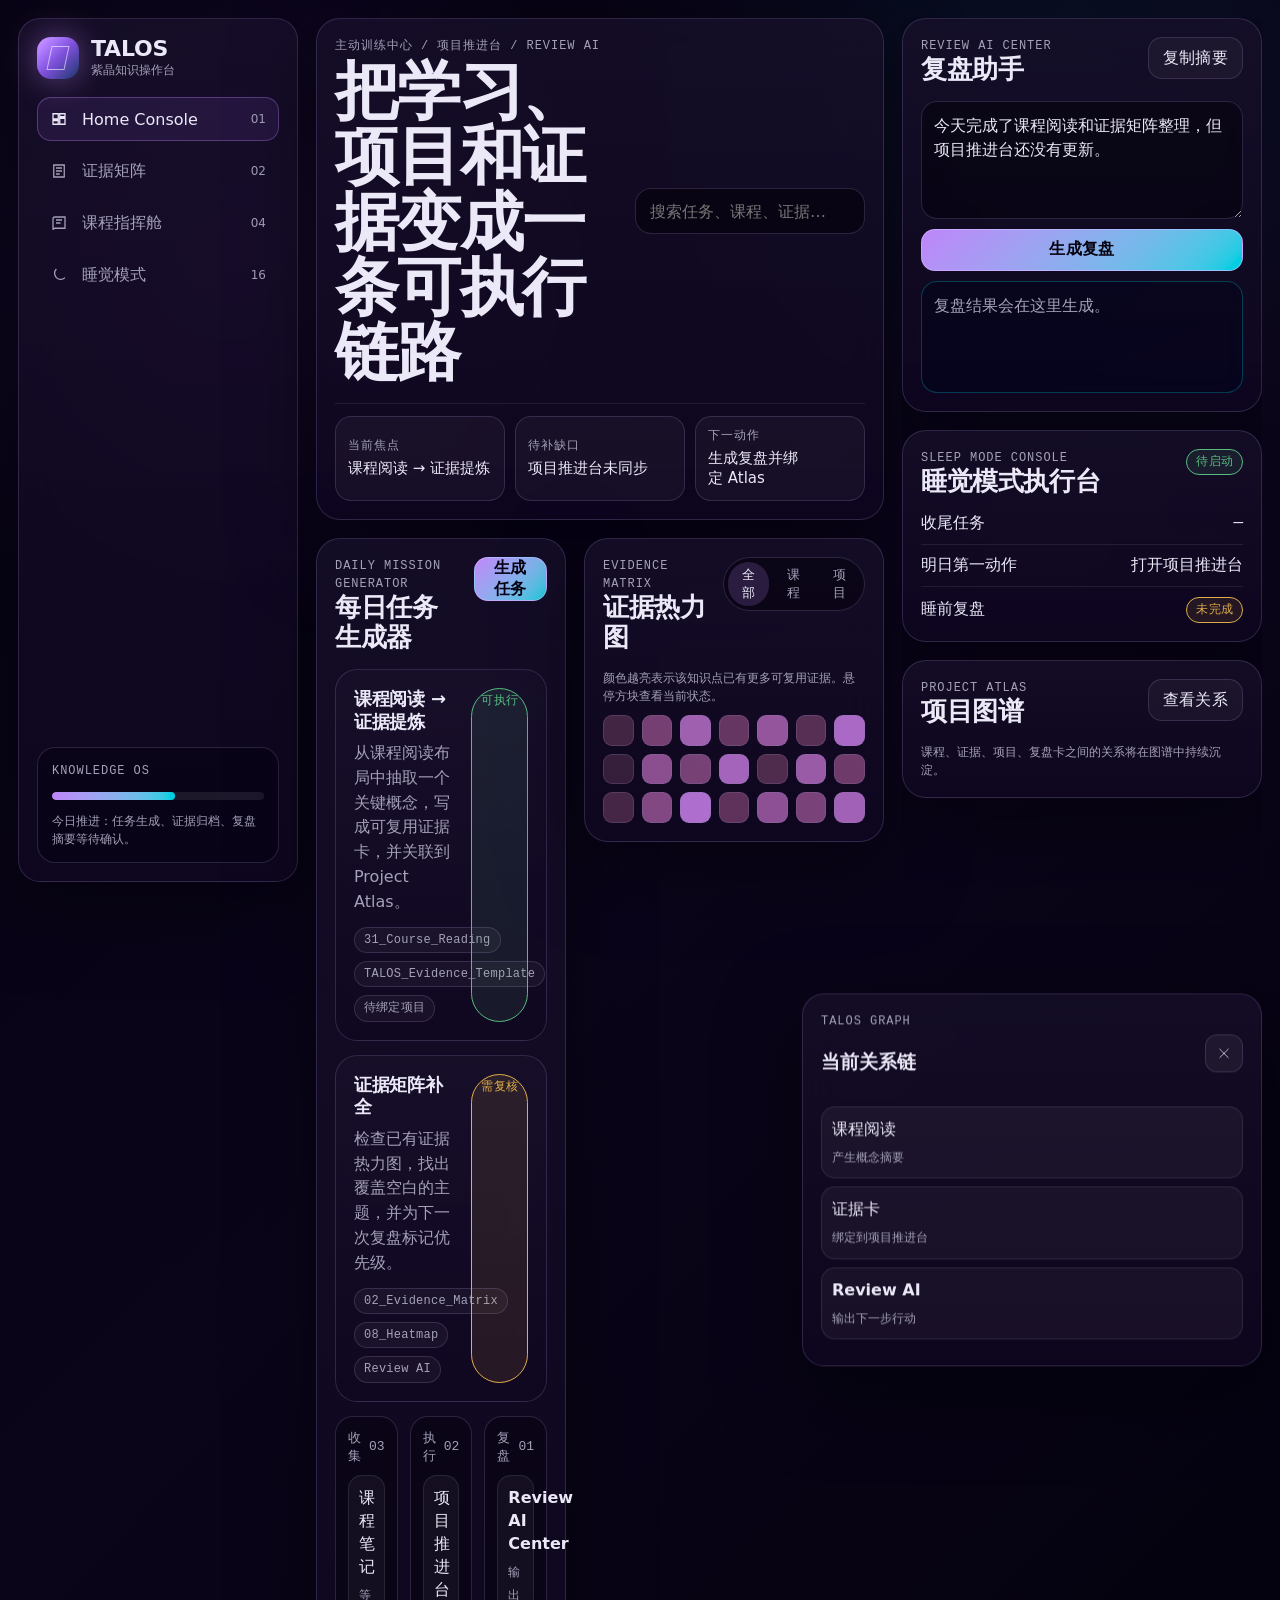
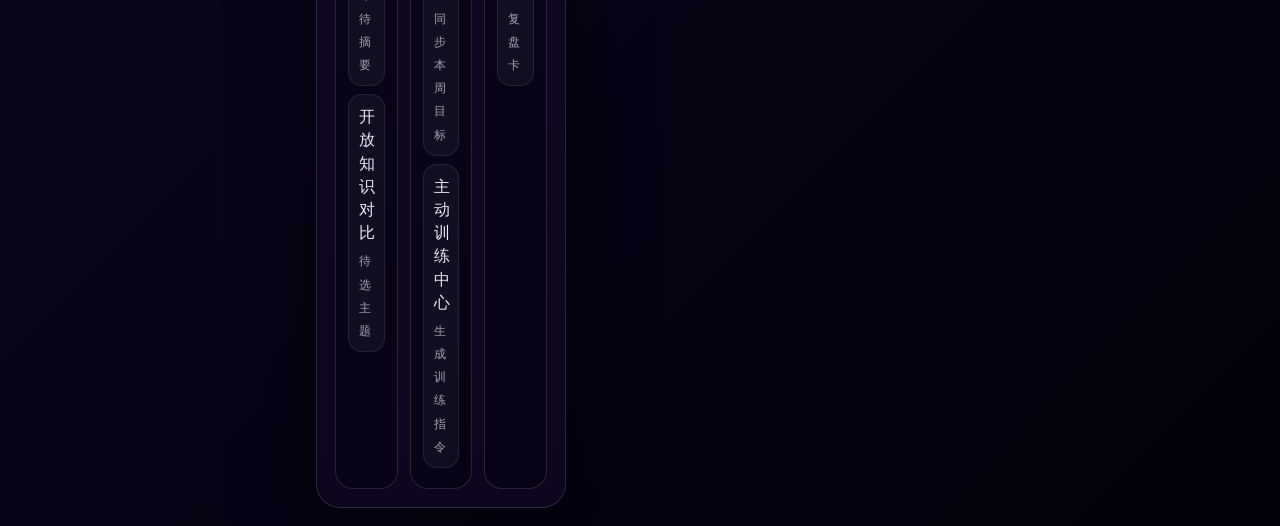
<file: Obsidian - Front-end Assistance/index.html>
<!doctype html>
<html lang="zh-CN">
<head>
  <meta charset="utf-8" />
  <meta name="viewport" content="width=device-width, initial-scale=1" />
  <title>TALOS 紫晶知识操作台原型</title>
  <style>
    :root {
      --bg: oklch(14% 0.045 296);
      --surface: oklch(20% 0.052 296 / 0.76);
      --surface-strong: oklch(25% 0.07 296 / 0.9);
      --fg: oklch(94% 0.018 292);
      --muted: oklch(72% 0.035 292);
      --border: oklch(62% 0.08 296 / 0.26);
      --accent: oklch(72% 0.17 305);
      --accent-2: oklch(78% 0.14 205);
      --success: oklch(72% 0.13 155);
      --warn: oklch(78% 0.13 82);
      --danger: oklch(68% 0.18 25);
      --shadow: 0 24px 80px oklch(5% 0.04 296 / 0.48);
      --font-display: "Aptos Display", "Segoe UI", system-ui, sans-serif;
      --font-body: "Microsoft YaHei UI", "Segoe UI", system-ui, sans-serif;
      --font-mono: "JetBrains Mono", "Cascadia Mono", Consolas, monospace;
    }

    * { box-sizing: border-box; }
    html { color-scheme: dark; }
    body {
      margin: 0;
      min-height: 100vh;
      background:
        radial-gradient(circle at 18% 12%, oklch(38% 0.14 305 / 0.24), transparent 24rem),
        radial-gradient(circle at 82% 2%, oklch(34% 0.1 214 / 0.16), transparent 28rem),
        linear-gradient(135deg, oklch(11% 0.04 292), var(--bg) 46%, oklch(9% 0.035 292));
      color: var(--fg);
      font-family: var(--font-body);
      overflow-x: hidden;
    }

    button, input, textarea, select { font: inherit; }
    button { cursor: pointer; }
    :focus-visible {
      outline: 2px solid var(--accent-2);
      outline-offset: 3px;
    }

    .sr-only {
      position: absolute;
      width: 1px;
      height: 1px;
      padding: 0;
      margin: -1px;
      overflow: hidden;
      clip: rect(0, 0, 0, 0);
      white-space: nowrap;
      border: 0;
    }

    .state-note {
      border: 1px dashed var(--border);
      border-radius: 16px;
      padding: 12px;
      color: var(--muted);
      background: oklch(100% 0 0 / 0.035);
      line-height: 1.5;
    }

    .state-note[hidden] { display: none; }

    .is-loading {
      position: relative;
      color: transparent !important;
      pointer-events: none;
    }

    .is-loading::after {
      content: "";
      width: 18px;
      height: 18px;
      position: absolute;
      inset: 50% auto auto 50%;
      margin: -9px 0 0 -9px;
      border-radius: 50%;
      border: 2px solid oklch(100% 0 0 / 0.36);
      border-top-color: oklch(12% 0.035 296);
      animation: spin 700ms linear infinite;
    }

    @keyframes spin { to { transform: rotate(360deg); } }

    .app-shell {
      min-height: 100vh;
      display: grid;
      grid-template-columns: 280px minmax(0, 1fr) 360px;
      gap: 18px;
      padding: 18px;
    }

    .sidebar, .topbar, .panel, .mission-card, .drawer {
      background: linear-gradient(180deg, var(--surface), oklch(16% 0.052 296 / 0.84));
      border: 1px solid var(--border);
      box-shadow: var(--shadow);
      backdrop-filter: blur(20px);
    }

    .sidebar {
      position: sticky;
      top: 18px;
      height: calc(100vh - 36px);
      border-radius: 22px;
      padding: 18px;
      display: flex;
      flex-direction: column;
      gap: 18px;
    }

    .brand {
      display: grid;
      grid-template-columns: 42px 1fr;
      gap: 12px;
      align-items: center;
    }

    .crystal {
      width: 42px;
      height: 42px;
      border-radius: 14px;
      background:
        linear-gradient(135deg, oklch(80% 0.18 304), oklch(55% 0.2 294) 52%, oklch(34% 0.1 260));
      box-shadow: 0 0 32px oklch(72% 0.17 305 / 0.46);
      position: relative;
    }

    .crystal::after {
      content: "";
      position: absolute;
      inset: 9px 12px;
      border: 1px solid oklch(96% 0.04 302 / 0.64);
      transform: skew(-12deg);
    }

    .brand h1 {
      margin: 0;
      font: 600 22px/1.05 var(--font-display);
      letter-spacing: -0.01em;
    }

    .brand p, .eyebrow, .small, .meta {
      margin: 0;
      color: var(--muted);
      font-size: 12px;
      line-height: 1.5;
    }

    .eyebrow {
      font-family: var(--font-mono);
      letter-spacing: 0.08em;
      text-transform: uppercase;
    }

    .nav-group { display: grid; gap: 8px; }
    .nav-btn {
      width: 100%;
      min-height: 44px;
      border: 1px solid transparent;
      border-radius: 14px;
      color: var(--muted);
      background: transparent;
      text-decoration: none;
      display: grid;
      grid-template-columns: 22px 1fr auto;
      align-items: center;
      gap: 10px;
      padding: 10px 12px;
      text-align: left;
      transition: 160ms ease;
    }

    .nav-btn svg { width: 18px; height: 18px; stroke-width: 1.7; }
    .nav-btn.active, .nav-btn:hover {
      color: var(--fg);
      border-color: oklch(72% 0.17 305 / 0.34);
      background: oklch(42% 0.13 300 / 0.22);
    }

    .side-status {
      margin-top: auto;
      border: 1px solid var(--border);
      border-radius: 18px;
      padding: 14px;
      background: oklch(10% 0.04 296 / 0.42);
    }

    .progress-track {
      height: 8px;
      background: oklch(100% 0 0 / 0.08);
      border-radius: 99px;
      overflow: hidden;
      margin: 12px 0;
    }

    .progress-fill {
      width: 58%;
      height: 100%;
      background: linear-gradient(90deg, var(--accent), var(--accent-2));
      border-radius: inherit;
    }

    main {
      min-width: 0;
      display: grid;
      grid-template-rows: auto 1fr;
      gap: 18px;
    }

    .topbar {
      border-radius: 24px;
      padding: 18px;
      display: grid;
      grid-template-columns: minmax(0, 1fr) auto;
      gap: 18px;
      align-items: center;
    }

    .hero-title {
      margin: 4px 0 0;
      max-width: 760px;
      font: 600 clamp(34px, 5vw, 64px)/1.02 var(--font-display);
      letter-spacing: -0.025em;
      text-wrap: pretty;
    }

    .search-box {
      width: min(360px, 100%);
      min-height: 46px;
      border: 1px solid var(--border);
      border-radius: 16px;
      background: oklch(8% 0.032 296 / 0.52);
      color: var(--fg);
      padding: 0 14px;
    }

    .command-ribbon {
      grid-column: 1 / -1;
      display: grid;
      grid-template-columns: repeat(3, minmax(0, 1fr));
      gap: 10px;
      padding-top: 12px;
      border-top: 1px solid oklch(100% 0 0 / 0.08);
    }

    .ribbon-item {
      min-height: 72px;
      border: 1px solid var(--border);
      border-radius: 16px;
      padding: 12px;
      background: oklch(100% 0 0 / 0.04);
      display: grid;
      align-content: center;
      gap: 4px;
    }

    .ribbon-label {
      color: var(--muted);
      font: 12px/1.2 var(--font-mono);
      letter-spacing: 0.08em;
      text-transform: uppercase;
    }

    .ribbon-value {
      margin: 0;
      font-size: 15px;
      line-height: 1.35;
      color: var(--fg);
      text-wrap: pretty;
    }

    .workspace-grid {
      display: grid;
      grid-template-columns: minmax(0, 1.25fr) minmax(300px, 0.75fr);
      gap: 18px;
      align-items: start;
    }

    .panel {
      border-radius: 24px;
      padding: 18px;
      min-width: 0;
    }

    .panel-header {
      display: flex;
      align-items: start;
      justify-content: space-between;
      gap: 14px;
      margin-bottom: 16px;
    }

    .panel h2, .panel h3 {
      margin: 0;
      font-family: var(--font-display);
      letter-spacing: -0.015em;
    }

    .panel h2 { font-size: 26px; line-height: 1.15; }
    .panel h3 { font-size: 18px; line-height: 1.25; }

    .segmented {
      display: inline-flex;
      gap: 4px;
      padding: 4px;
      border: 1px solid var(--border);
      border-radius: 999px;
      background: oklch(9% 0.035 296 / 0.5);
    }

    .segmented button {
      min-height: 44px;
      border: 0;
      border-radius: 999px;
      background: transparent;
      color: var(--muted);
      padding: 0 12px;
      font-size: 13px;
      letter-spacing: 0.02em;
    }

    .segmented button.active {
      color: var(--fg);
      background: oklch(72% 0.17 305 / 0.18);
    }

    .mission-card {
      border-radius: 22px;
      padding: 18px;
      margin-bottom: 14px;
      box-shadow: none;
      display: grid;
      grid-template-columns: minmax(0, 1fr) auto;
      gap: 16px;
    }

    .mission-card h3 { margin-bottom: 8px; }
    .mission-card p {
      margin: 0;
      max-width: 62ch;
      color: var(--muted);
      line-height: 1.55;
    }

    .tag-row {
      display: flex;
      flex-wrap: wrap;
      gap: 8px;
      margin-top: 12px;
    }

    .tag {
      border: 1px solid var(--border);
      border-radius: 999px;
      padding: 5px 9px;
      color: var(--muted);
      font: 12px/1.2 var(--font-mono);
      letter-spacing: 0.02em;
      background: oklch(100% 0 0 / 0.04);
    }

    .primary-btn, .ghost-btn {
      min-height: 42px;
      border-radius: 14px;
      padding: 0 14px;
      letter-spacing: 0.02em;
      transition: 150ms ease;
    }

    .primary-btn {
      border: 1px solid oklch(86% 0.12 305 / 0.5);
      color: oklch(12% 0.035 296);
      background: linear-gradient(135deg, var(--accent), var(--accent-2));
      font-weight: 600;
    }

    .ghost-btn {
      border: 1px solid var(--border);
      color: var(--fg);
      background: oklch(100% 0 0 / 0.04);
    }

    .primary-btn:active, .ghost-btn:active { transform: translateY(1px); }

    .kanban {
      display: grid;
      grid-template-columns: repeat(3, minmax(0, 1fr));
      gap: 12px;
    }

    .kanban-col {
      border: 1px solid var(--border);
      border-radius: 18px;
      padding: 12px;
      background: oklch(8% 0.032 296 / 0.36);
      min-height: 220px;
    }

    .kanban-col header {
      display: flex;
      justify-content: space-between;
      align-items: center;
      margin-bottom: 10px;
      color: var(--muted);
      font-size: 13px;
    }

    .task {
      border: 1px solid oklch(100% 0 0 / 0.09);
      border-radius: 14px;
      padding: 10px;
      background: oklch(100% 0 0 / 0.045);
      margin-bottom: 8px;
      line-height: 1.45;
    }

    .task strong {
      display: block;
      margin-bottom: 4px;
      font-weight: 550;
    }

    .heatmap {
      display: grid;
      grid-template-columns: repeat(7, minmax(24px, 1fr));
      gap: 8px;
      margin-top: 10px;
    }

    .heat-cell {
      aspect-ratio: 1;
      border: 1px solid var(--border);
      border-radius: 9px;
      background: color-mix(in oklch, var(--accent) calc(var(--v) * 1%), oklch(100% 0 0 / 0.05));
      position: relative;
    }

    .heat-cell:hover::after {
      content: attr(data-tip);
      position: absolute;
      left: 50%;
      bottom: calc(100% + 8px);
      transform: translateX(-50%);
      white-space: nowrap;
      border: 1px solid var(--border);
      border-radius: 10px;
      background: oklch(12% 0.04 296);
      color: var(--fg);
      padding: 6px 8px;
      font-size: 12px;
      z-index: 3;
    }

    .right-rail {
      position: sticky;
      top: 18px;
      height: calc(100vh - 36px);
      display: grid;
      gap: 18px;
      align-content: start;
      overflow: auto;
      scrollbar-width: thin;
    }

    .ai-compose {
      display: grid;
      gap: 10px;
    }

    textarea {
      width: 100%;
      min-height: 118px;
      resize: vertical;
      border: 1px solid var(--border);
      border-radius: 16px;
      padding: 12px;
      background: oklch(8% 0.032 296 / 0.5);
      color: var(--fg);
      line-height: 1.5;
    }

    .answer-box {
      min-height: 112px;
      border: 1px solid oklch(78% 0.14 205 / 0.28);
      border-radius: 16px;
      padding: 12px;
      color: var(--muted);
      background: oklch(13% 0.05 260 / 0.46);
      line-height: 1.55;
    }

    .stat-list {
      display: grid;
      gap: 10px;
    }

    .stat-row {
      display: grid;
      grid-template-columns: 1fr auto;
      gap: 12px;
      align-items: center;
      border-bottom: 1px solid oklch(100% 0 0 / 0.08);
      padding-bottom: 10px;
    }

    .stat-row:last-child { border-bottom: 0; padding-bottom: 0; }
    .mono { font-family: var(--font-mono); font-variant-numeric: tabular-nums; }
    .status {
      border-radius: 999px;
      padding: 5px 9px;
      font: 12px/1.2 var(--font-mono);
      letter-spacing: 0.02em;
      border: 1px solid currentColor;
    }

    .status.ok { color: var(--success); background: oklch(72% 0.13 155 / 0.1); }
    .status.warn { color: var(--warn); background: oklch(78% 0.13 82 / 0.1); }
    .status.danger { color: var(--danger); background: oklch(68% 0.18 25 / 0.09); }

    .drawer {
      position: fixed;
      inset: auto 18px 18px auto;
      width: min(460px, calc(100vw - 36px));
      border-radius: 22px;
      padding: 18px;
      transform: translateY(130%);
      transition: 220ms ease;
      z-index: 10;
    }

    .drawer.open { transform: translateY(0); }
    .drawer-header {
      display: flex;
      justify-content: space-between;
      gap: 12px;
      align-items: center;
      margin-bottom: 12px;
    }

    .icon-btn {
      width: 38px;
      height: 38px;
      border: 1px solid var(--border);
      border-radius: 12px;
      color: var(--fg);
      background: oklch(100% 0 0 / 0.05);
      display: grid;
      place-items: center;
    }

    .icon-btn svg { width: 18px; height: 18px; }

    @media (max-width: 1180px) {
      .app-shell { grid-template-columns: 230px minmax(0, 1fr); }
      .right-rail {
        grid-column: 1 / -1;
        position: static;
        height: auto;
        grid-template-columns: repeat(2, minmax(0, 1fr));
      }
      .workspace-grid { grid-template-columns: 1fr; }
    }

    @media (max-width: 760px) {
      .app-shell { display: block; padding: 12px; }
      .sidebar {
        position: static;
        height: auto;
        margin-bottom: 12px;
      }
      .nav-group {
        grid-template-columns: repeat(2, minmax(0, 1fr));
      }
      .topbar {
        grid-template-columns: 1fr;
        margin-bottom: 12px;
      }
      .command-ribbon { grid-template-columns: 1fr; }
      .search-box { width: 100%; }
      .workspace-grid, .right-rail { display: grid; grid-template-columns: 1fr; gap: 12px; }
      .kanban { grid-template-columns: 1fr; }
      .mission-card { grid-template-columns: 1fr; }
      .panel, .topbar, .sidebar { border-radius: 18px; }
      .hero-title { font-size: 34px; }
    }

    @media (prefers-reduced-motion: reduce) {
      *, *::before, *::after {
        animation-duration: 1ms !important;
        animation-iteration-count: 1 !important;
        scroll-behavior: auto !important;
        transition-duration: 1ms !important;
      }
    }
  </style>
</head>
<body>
  <div class="app-shell">
    <aside class="sidebar" data-od-id="sidebar-navigation">
      <div class="brand" data-od-id="brand-block">
        <div class="crystal" aria-hidden="true"></div>
        <div>
          <h1 data-od-id="brand-title">TALOS</h1>
          <p>紫晶知识操作台</p>
        </div>
      </div>

      <nav class="nav-group" aria-label="TALOS 页面导航" data-od-id="primary-nav">
        <button class="nav-btn active" type="button" data-view="console" data-od-id="nav-console">
          <svg viewBox="0 0 24 24" fill="none" stroke="currentColor"><path d="M4 5h7v7H4zM13 5h7v4h-7zM13 11h7v8h-7zM4 14h7v5H4z"/></svg>
          <span>Home Console</span><span class="meta">01</span>
        </button>
        <a class="nav-btn" href="evidence-matrix.html" data-view="evidence" data-od-id="nav-evidence">
          <svg viewBox="0 0 24 24" fill="none" stroke="currentColor"><path d="M5 4h14v16H5z"/><path d="M8 8h8M8 12h8M8 16h5"/></svg>
          <span>证据矩阵</span><span class="meta">02</span>
        </a>
        <a class="nav-btn" href="course-reading.html" data-view="course" data-od-id="nav-course">
          <svg viewBox="0 0 24 24" fill="none" stroke="currentColor"><path d="M4 6.5A2.5 2.5 0 0 1 6.5 4H20v15H6.5A2.5 2.5 0 0 0 4 21z"/><path d="M8 8h8M8 12h6"/></svg>
          <span>课程指挥舱</span><span class="meta">04</span>
        </a>
        <button class="nav-btn" type="button" data-view="sleep" data-od-id="nav-sleep">
          <svg viewBox="0 0 24 24" fill="none" stroke="currentColor"><path d="M20 15.5A8 8 0 0 1 8.5 4a7 7 0 1 0 11.5 11.5z"/></svg>
          <span>睡觉模式</span><span class="meta">16</span>
        </button>
      </nav>

      <div class="side-status" data-od-id="system-status">
        <p class="eyebrow">Knowledge OS</p>
        <div class="progress-track" aria-label="今日执行进度"><div class="progress-fill"></div></div>
        <p class="small">今日推进：任务生成、证据归档、复盘摘要等待确认。</p>
      </div>
    </aside>

    <main data-od-id="main-workspace">
      <header class="topbar" data-od-id="topbar-command">
        <div>
          <p class="eyebrow">主动训练中心 / 项目推进台 / Review AI</p>
          <h2 class="hero-title" data-od-id="hero-title">把学习、项目和证据变成一条可执行链路</h2>
        </div>
        <label class="sr-only" for="searchInput">搜索任务、课程、证据</label>
        <input class="search-box" id="searchInput" type="search" placeholder="搜索任务、课程、证据…" data-od-id="global-search" />
        <section class="command-ribbon" aria-label="当前指挥状态" data-od-id="command-ribbon">
          <article class="ribbon-item" data-od-id="ribbon-focus">
            <span class="ribbon-label">当前焦点</span>
            <p class="ribbon-value" id="ribbonFocus">课程阅读 → 证据提炼</p>
          </article>
          <article class="ribbon-item" data-od-id="ribbon-gap">
            <span class="ribbon-label">待补缺口</span>
            <p class="ribbon-value" id="ribbonGap">项目推进台未同步</p>
          </article>
          <article class="ribbon-item" data-od-id="ribbon-next">
            <span class="ribbon-label">下一动作</span>
            <p class="ribbon-value" id="ribbonNext">生成复盘并绑定 Atlas</p>
          </article>
        </section>
      </header>

      <div class="workspace-grid">
        <section class="panel" data-od-id="mission-panel">
          <div class="panel-header">
            <div>
              <p class="eyebrow">Daily Mission Generator</p>
              <h2 data-od-id="mission-title">每日任务生成器</h2>
            </div>
            <button class="primary-btn" id="generateMission" type="button" data-od-id="generate-mission-button">生成任务</button>
          </div>

          <article class="mission-card" data-kind="console course" data-od-id="mission-card-focus">
            <div>
              <h3>课程阅读 → 证据提炼</h3>
              <p>从课程阅读布局中抽取一个关键概念，写成可复用证据卡，并关联到 Project Atlas。</p>
              <div class="tag-row">
                <span class="tag">31_Course_Reading</span>
                <span class="tag">TALOS_Evidence_Template</span>
                <span class="tag">待绑定项目</span>
              </div>
            </div>
            <span class="status ok">可执行</span>
          </article>

          <article class="mission-card" data-kind="evidence" data-od-id="mission-card-evidence">
            <div>
              <h3>证据矩阵补全</h3>
              <p>检查已有证据热力图，找出覆盖空白的主题，并为下一次复盘标记优先级。</p>
              <div class="tag-row">
                <span class="tag">02_Evidence_Matrix</span>
                <span class="tag">08_Heatmap</span>
                <span class="tag">Review AI</span>
              </div>
            </div>
            <span class="status warn">需复核</span>
          </article>

          <p class="state-note" id="searchEmpty" hidden data-od-id="search-empty-state">没有匹配的任务。可以换一个关键词，或先生成今日任务。</p>

          <div class="kanban" data-od-id="project-kanban">
            <div class="kanban-col">
              <header><span>收集</span><span class="mono">03</span></header>
              <div class="task"><strong>课程笔记</strong><span class="small">等待摘要</span></div>
              <div class="task"><strong>开放知识对比</strong><span class="small">待选主题</span></div>
            </div>
            <div class="kanban-col">
              <header><span>执行</span><span class="mono">02</span></header>
              <div class="task"><strong>项目推进台</strong><span class="small">同步本周目标</span></div>
              <div class="task"><strong>主动训练中心</strong><span class="small">生成训练指令</span></div>
            </div>
            <div class="kanban-col">
              <header><span>复盘</span><span class="mono">01</span></header>
              <div class="task"><strong>Review AI Center</strong><span class="small">输出复盘卡</span></div>
            </div>
          </div>
        </section>

        <section class="panel" data-od-id="evidence-panel">
          <div class="panel-header">
            <div>
              <p class="eyebrow">Evidence Matrix</p>
              <h2 data-od-id="evidence-title">证据热力图</h2>
            </div>
            <div class="segmented" role="tablist" aria-label="证据筛选">
              <button class="active" type="button" data-filter="all" data-od-id="filter-all">全部</button>
              <button type="button" data-filter="course" data-od-id="filter-course">课程</button>
              <button type="button" data-filter="project" data-od-id="filter-project">项目</button>
            </div>
          </div>
          <p class="small">颜色越亮表示该知识点已有更多可复用证据。悬停方块查看当前状态。</p>
          <div class="heatmap" id="heatmap" data-od-id="evidence-heatmap"></div>
        </section>
      </div>
    </main>

    <aside class="right-rail" data-od-id="right-rail">
      <section class="panel" data-od-id="review-ai-panel">
        <div class="panel-header">
          <div>
            <p class="eyebrow">Review AI Center</p>
            <h2>复盘助手</h2>
          </div>
          <button class="ghost-btn" id="copyReview" type="button" data-od-id="copy-review-button">复制摘要</button>
        </div>
        <div class="ai-compose">
          <label class="sr-only" for="reviewInput">今日执行记录</label>
          <textarea id="reviewInput" data-od-id="review-input">今天完成了课程阅读和证据矩阵整理，但项目推进台还没有更新。</textarea>
          <button class="primary-btn" id="runReview" type="button" aria-describedby="reviewOutput" data-od-id="run-review-button">生成复盘</button>
          <div class="answer-box" id="reviewOutput" role="status" aria-live="polite" data-od-id="review-output">复盘结果会在这里生成。</div>
        </div>
      </section>

      <section class="panel" data-od-id="sleep-mode-panel">
        <div class="panel-header">
          <div>
            <p class="eyebrow">Sleep Mode Console</p>
            <h2>睡觉模式执行台</h2>
          </div>
          <span class="status ok">待启动</span>
        </div>
        <div class="stat-list">
          <div class="stat-row"><span>收尾任务</span><span class="mono">—</span></div>
          <div class="stat-row"><span>明日第一动作</span><span>打开项目推进台</span></div>
          <div class="stat-row"><span>睡前复盘</span><span class="status warn">未完成</span></div>
        </div>
      </section>

      <section class="panel" data-od-id="atlas-panel">
        <div class="panel-header">
          <div>
            <p class="eyebrow">Project Atlas</p>
            <h2>项目图谱</h2>
          </div>
          <button class="ghost-btn" id="openDrawer" type="button" data-od-id="open-atlas-button">查看关系</button>
        </div>
        <p class="small">课程、证据、项目、复盘卡之间的关系将在图谱中持续沉淀。</p>
      </section>
    </aside>
  </div>

  <section class="drawer" id="atlasDrawer" aria-live="polite" data-od-id="atlas-drawer">
    <div class="drawer-header">
      <div>
        <p class="eyebrow">TALOS Graph</p>
        <h3>当前关系链</h3>
      </div>
      <button class="icon-btn" id="closeDrawer" type="button" aria-label="关闭关系面板" data-od-id="close-atlas-button">
        <svg viewBox="0 0 24 24" fill="none" stroke="currentColor"><path d="M6 6l12 12M18 6L6 18"/></svg>
      </button>
    </div>
    <div class="task"><strong>课程阅读</strong><span class="small">产生概念摘要</span></div>
    <div class="task"><strong>证据卡</strong><span class="small">绑定到项目推进台</span></div>
    <div class="task"><strong>Review AI</strong><span class="small">输出下一步行动</span></div>
  </section>

  <script>
    const heatmap = document.getElementById("heatmap");
    const levels = [18, 44, 72, 35, 64, 28, 80, 12, 58, 46, 76, 24, 68, 40, 20, 52, 84, 32, 60, 48, 74];
    levels.forEach((value, index) => {
      const cell = document.createElement("button");
      cell.type = "button";
      cell.className = "heat-cell";
      cell.style.setProperty("--v", value);
      cell.dataset.tip = `证据节点 ${String(index + 1).padStart(2, "0")} · 覆盖 ${value}%`;
      cell.setAttribute("aria-label", cell.dataset.tip);
      heatmap.appendChild(cell);
    });

    const viewCopy = {
      console: {
        eyebrow: "主动训练中心 / 项目推进台 / Review AI",
        title: "把学习、项目和证据变成一条可执行链路",
        focus: "课程阅读 → 证据提炼",
        gap: "项目推进台未同步",
        next: "生成复盘并绑定 Atlas"
      },
      evidence: {
        eyebrow: "Evidence Matrix / Heatmap / Review",
        title: "先看证据覆盖，再决定下一步训练",
        focus: "定位证据覆盖空白",
        gap: "部分主题缺少复盘卡",
        next: "筛选课程证据并标记优先级"
      },
      course: {
        eyebrow: "Course Command / Reading Layout",
        title: "把课程阅读拆成概念、证据和行动",
        focus: "抽取本节关键概念",
        gap: "概念尚未转入证据模板",
        next: "生成一张 Evidence Card"
      },
      sleep: {
        eyebrow: "Sleep Mode / Tomorrow First Action",
        title: "用睡前收尾保护明天的第一动作",
        focus: "收束今日执行记录",
        gap: "明日第一动作待确认",
        next: "写入睡前复盘"
      }
    };

    document.querySelectorAll(".nav-btn").forEach((button) => {
      button.addEventListener("click", () => {
        document.querySelectorAll(".nav-btn").forEach((item) => item.classList.remove("active"));
        button.classList.add("active");
        const next = viewCopy[button.dataset.view];
        if (next) {
          document.querySelector(".topbar .eyebrow").textContent = next.eyebrow;
          document.querySelector("[data-od-id='hero-title']").textContent = next.title;
          document.getElementById("ribbonFocus").textContent = next.focus;
          document.getElementById("ribbonGap").textContent = next.gap;
          document.getElementById("ribbonNext").textContent = next.next;
        }
      });
    });

    document.querySelectorAll(".segmented button").forEach((button) => {
      button.addEventListener("click", () => {
        document.querySelectorAll(".segmented button").forEach((item) => item.classList.remove("active"));
        button.classList.add("active");
        const offset = button.dataset.filter === "course" ? 12 : button.dataset.filter === "project" ? -10 : 0;
        document.querySelectorAll(".heat-cell").forEach((cell, index) => {
          const next = Math.max(8, Math.min(88, levels[index] + offset));
          cell.style.setProperty("--v", next);
          cell.dataset.tip = `${button.textContent} · 节点 ${String(index + 1).padStart(2, "0")} · 覆盖 ${next}%`;
        });
      });
    });

    const missionTitles = [
      "整理一张 Review Card",
      "补全项目推进台下一步",
      "把课程阅读转成证据卡",
      "检查开放知识交叉对比"
    ];
    document.getElementById("generateMission").addEventListener("click", (event) => {
      const button = event.currentTarget;
      button.classList.add("is-loading");
      button.setAttribute("aria-busy", "true");
      window.setTimeout(() => {
        const title = missionTitles[Math.floor(Math.random() * missionTitles.length)];
        const card = document.querySelector("[data-od-id='mission-card-focus'] h3");
        card.textContent = title;
        button.classList.remove("is-loading");
        button.removeAttribute("aria-busy");
      }, 420);
    });

    document.getElementById("runReview").addEventListener("click", () => {
      const input = document.getElementById("reviewInput").value.trim();
      const output = document.getElementById("reviewOutput");
      if (!input) {
        output.style.borderColor = "color-mix(in oklch, var(--danger) 58%, transparent)";
        output.textContent = "请先写入今天的执行记录，再生成复盘。";
        return;
      }
      const button = document.getElementById("runReview");
      button.classList.add("is-loading");
      button.setAttribute("aria-busy", "true");
      output.style.borderColor = "";
      output.textContent = "正在整理执行记录…";
      window.setTimeout(() => {
        output.textContent = "复盘摘要：今天的有效产出集中在课程阅读与证据整理。下一步应先更新项目推进台，再把证据卡绑定到 Project Atlas，避免知识停留在笔记层。";
        button.classList.remove("is-loading");
        button.removeAttribute("aria-busy");
      }, 520);
    });

    document.getElementById("copyReview").addEventListener("click", async () => {
      const text = document.getElementById("reviewOutput").textContent;
      try {
        await navigator.clipboard.writeText(text);
        document.getElementById("copyReview").textContent = "已复制";
      } catch (_) {
        document.getElementById("copyReview").textContent = "复制受限";
      }
      window.setTimeout(() => document.getElementById("copyReview").textContent = "复制摘要", 1200);
    });

    const drawer = document.getElementById("atlasDrawer");
    document.getElementById("openDrawer").addEventListener("click", () => drawer.classList.add("open"));
    document.getElementById("closeDrawer").addEventListener("click", () => drawer.classList.remove("open"));

    document.getElementById("searchInput").addEventListener("input", (event) => {
      const query = event.target.value.trim().toLowerCase();
      let visibleCount = 0;
      document.querySelectorAll(".mission-card").forEach((card) => {
        const visible = card.textContent.toLowerCase().includes(query) || !query;
        card.style.display = visible ? "grid" : "none";
        if (visible) visibleCount += 1;
      });
      document.getElementById("searchEmpty").hidden = visibleCount > 0;
    });
  </script>
</body>
</html>
</file>
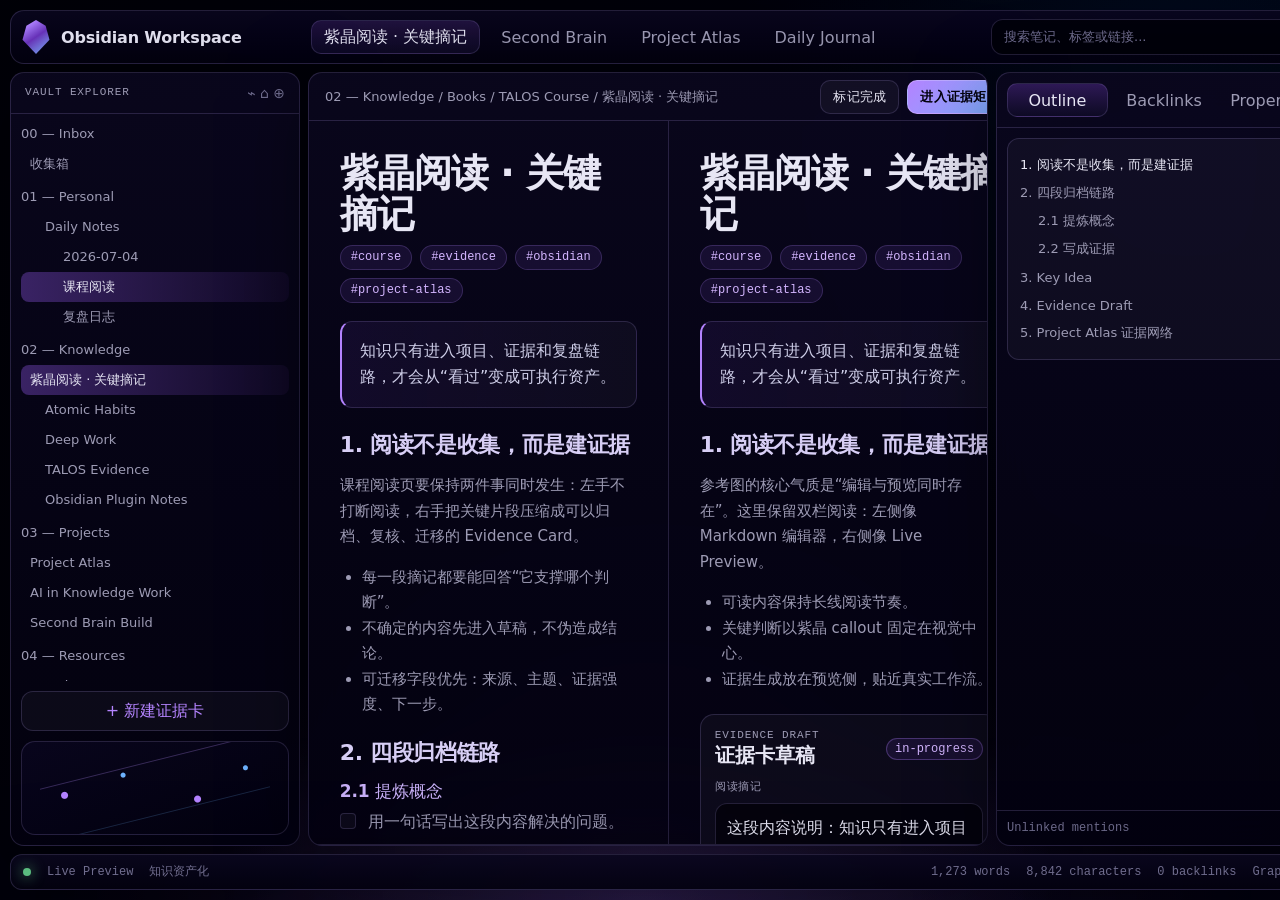
<file: Obsidian - Front-end Assistance/course-reading.html>
<!doctype html>
<html lang="zh-CN">
<head>
  <meta charset="utf-8" />
  <meta name="viewport" content="width=device-width, initial-scale=1" />
  <title>TALOS 课程阅读工作区</title>
  <style>
    :root {
      --bg: oklch(10% 0.035 286);
      --shell: oklch(7% 0.032 286);
      --surface: oklch(15% 0.048 286 / 0.92);
      --surface-2: oklch(18% 0.055 292 / 0.82);
      --surface-3: oklch(23% 0.07 296 / 0.72);
      --fg: oklch(93% 0.018 288);
      --muted: oklch(70% 0.035 288);
      --subtle: oklch(55% 0.05 288);
      --border: oklch(57% 0.095 296 / 0.28);
      --accent: oklch(71% 0.18 300);
      --accent-2: oklch(75% 0.13 252);
      --success: oklch(72% 0.13 154);
      --warn: oklch(79% 0.13 84);
      --danger: oklch(66% 0.17 24);
      --font-display: "Aptos Display", "Microsoft YaHei UI", "Segoe UI", system-ui, sans-serif;
      --font-body: "Microsoft YaHei UI", "Segoe UI", system-ui, sans-serif;
      --font-mono: "JetBrains Mono", "Cascadia Mono", Consolas, monospace;
    }

    * { box-sizing: border-box; }
    html, body { height: 100%; }
    body {
      margin: 0;
      overflow: hidden;
      background:
        radial-gradient(circle at 50% 102%, oklch(45% 0.16 296 / 0.28), transparent 26rem),
        radial-gradient(circle at 92% 12%, oklch(35% 0.13 248 / 0.18), transparent 28rem),
        linear-gradient(135deg, var(--shell), var(--bg));
      color: var(--fg);
      font-family: var(--font-body);
      -webkit-font-smoothing: antialiased;
    }
    a { color: inherit; text-decoration: none; }
    button, textarea { font: inherit; }
    button { cursor: pointer; }
    :focus-visible { outline: 2px solid var(--accent-2); outline-offset: 3px; }

    .workspace {
      height: 100vh;
      padding: 10px;
      display: grid;
      grid-template-rows: 54px minmax(0, 1fr) 36px;
      gap: 8px;
      position: relative;
    }
    .workspace::before {
      content: "";
      position: fixed;
      inset: auto 0 0 0;
      height: 170px;
      pointer-events: none;
      opacity: 0.48;
      background:
        linear-gradient(90deg, transparent, oklch(73% 0.18 300 / 0.22), transparent),
        radial-gradient(circle at 14% 42%, oklch(77% 0.19 300 / 0.42) 0 3px, transparent 4px),
        radial-gradient(circle at 72% 26%, oklch(80% 0.14 252 / 0.35) 0 2px, transparent 3px);
      mask-image: linear-gradient(transparent, #000 48%, #000);
    }

    .top-tabs,
    .vault,
    .content-pane,
    .right-rail,
    .statusbar {
      border: 1px solid var(--border);
      background: linear-gradient(180deg, var(--surface), oklch(10% 0.04 286 / 0.92));
      box-shadow: 0 22px 80px oklch(3% 0.03 286 / 0.44);
      backdrop-filter: blur(18px);
    }
    .top-tabs {
      border-radius: 14px;
      display: grid;
      grid-template-columns: 280px minmax(0, 1fr) 330px;
      align-items: center;
      gap: 10px;
      padding: 8px 10px;
    }
    .brand {
      display: flex;
      align-items: center;
      gap: 10px;
      min-width: 0;
    }
    .gem {
      width: 30px;
      height: 34px;
      clip-path: polygon(50% 0, 82% 17%, 95% 58%, 50% 100%, 5% 58%, 18% 17%);
      background: linear-gradient(145deg, oklch(83% 0.17 300), oklch(47% 0.2 296), oklch(78% 0.13 252));
      box-shadow: 0 0 22px oklch(72% 0.18 300 / 0.6);
      flex: 0 0 auto;
    }
    .brand-title {
      min-width: 0;
      font-weight: 620;
      letter-spacing: -0.01em;
      white-space: nowrap;
      overflow: hidden;
      text-overflow: ellipsis;
    }
    .tab-row {
      display: flex;
      align-items: center;
      gap: 8px;
      min-width: 0;
      overflow: hidden;
    }
    .doc-tab {
      min-height: 34px;
      padding: 0 12px;
      border: 1px solid transparent;
      border-radius: 10px;
      display: inline-flex;
      align-items: center;
      gap: 8px;
      color: var(--muted);
      background: transparent;
      white-space: nowrap;
    }
    .doc-tab.active {
      color: var(--fg);
      border-color: var(--border);
      background: linear-gradient(180deg, oklch(26% 0.09 296 / 0.74), oklch(17% 0.055 286 / 0.88));
    }
    .search {
      min-height: 36px;
      border: 1px solid var(--border);
      border-radius: 12px;
      padding: 0 12px;
      display: flex;
      align-items: center;
      justify-content: space-between;
      color: var(--subtle);
      font-size: 13px;
      background: oklch(7% 0.03 286 / 0.72);
    }

    .app-grid {
      min-height: 0;
      display: grid;
      grid-template-columns: 290px minmax(680px, 1fr) 336px;
      gap: 8px;
    }
    .vault,
    .right-rail {
      min-height: 0;
      border-radius: 14px;
      overflow: hidden;
      display: grid;
      grid-template-rows: auto minmax(0, 1fr) auto;
    }
    .pane-head {
      padding: 12px 14px;
      border-bottom: 1px solid var(--border);
      display: flex;
      align-items: center;
      justify-content: space-between;
      gap: 10px;
    }
    .eyebrow {
      margin: 0;
      color: var(--muted);
      font: 11px/1.2 var(--font-mono);
      letter-spacing: 0.08em;
      text-transform: uppercase;
    }
    .icon-row {
      display: flex;
      align-items: center;
      gap: 8px;
      color: var(--subtle);
      font-size: 14px;
    }
    .vault-tree {
      min-height: 0;
      padding: 12px 10px 0;
      overflow: auto;
      scrollbar-color: oklch(58% 0.13 296 / 0.35) transparent;
    }
    .tree-group { margin-bottom: 10px; }
    .tree-title {
      margin: 0 0 6px;
      color: var(--muted);
      font-size: 13px;
      line-height: 1.3;
    }
    .tree-item {
      min-height: 30px;
      padding: 0 9px;
      border-radius: 8px;
      display: flex;
      align-items: center;
      gap: 8px;
      color: var(--muted);
      font-size: 13px;
    }
    .tree-item.active {
      color: var(--fg);
      background: linear-gradient(90deg, oklch(35% 0.12 296 / 0.86), oklch(23% 0.08 296 / 0.32));
    }
    .tree-item.indent { padding-left: 24px; }
    .tree-item.deep { padding-left: 42px; }
    .new-note {
      margin: 10px;
      min-height: 40px;
      border: 1px solid var(--border);
      border-radius: 12px;
      display: grid;
      place-items: center;
      color: var(--accent);
      background: oklch(100% 0 0 / 0.035);
    }
    .mini-graph {
      height: 94px;
      margin: 0 10px 10px;
      border: 1px solid var(--border);
      border-radius: 14px;
      position: relative;
      overflow: hidden;
      background:
        radial-gradient(circle at 16% 58%, var(--accent) 0 3px, transparent 4px),
        radial-gradient(circle at 38% 36%, var(--accent-2) 0 2px, transparent 3px),
        radial-gradient(circle at 66% 62%, var(--accent) 0 3px, transparent 4px),
        radial-gradient(circle at 84% 28%, var(--accent-2) 0 2px, transparent 3px),
        linear-gradient(160deg, oklch(14% 0.05 286), oklch(10% 0.035 286));
    }
    .mini-graph::before {
      content: "";
      position: absolute;
      inset: 18px;
      border-top: 1px solid oklch(72% 0.16 300 / 0.28);
      border-bottom: 1px solid oklch(75% 0.13 252 / 0.2);
      transform: skewY(-14deg);
    }

    .content-pane {
      min-width: 0;
      min-height: 0;
      border-radius: 14px;
      display: grid;
      grid-template-rows: 48px minmax(0, 1fr);
      overflow: hidden;
    }
    .crumbs {
      padding: 0 16px;
      border-bottom: 1px solid var(--border);
      display: flex;
      align-items: center;
      justify-content: space-between;
      gap: 12px;
      color: var(--muted);
      font-size: 13px;
    }
    .command-actions { display: flex; align-items: center; gap: 8px; }
    .ghost-btn,
    .primary-btn {
      min-height: 34px;
      border-radius: 10px;
      padding: 0 12px;
      display: inline-grid;
      place-items: center;
      border: 1px solid var(--border);
      letter-spacing: 0.02em;
    }
    .ghost-btn {
      color: var(--fg);
      background: oklch(100% 0 0 / 0.04);
    }
    .primary-btn {
      color: oklch(10% 0.035 286);
      border-color: oklch(84% 0.14 300 / 0.56);
      background: linear-gradient(135deg, var(--accent), var(--accent-2));
      font-weight: 620;
    }
    .note-workspace {
      min-height: 0;
      display: grid;
      grid-template-columns: minmax(360px, 0.96fr) minmax(360px, 1.04fr);
      border-bottom: 1px solid var(--border);
    }
    .editor-pane,
    .preview-pane {
      min-width: 0;
      min-height: 0;
      overflow: auto;
      padding: clamp(18px, 2.4vw, 34px);
      scrollbar-color: oklch(58% 0.13 296 / 0.35) transparent;
    }
    .editor-pane { border-right: 1px solid var(--border); }
    .note-title {
      margin: 0 0 10px;
      font: 620 clamp(28px, 3vw, 42px)/1.08 var(--font-display);
      letter-spacing: -0.025em;
    }
    .tag-row {
      display: flex;
      flex-wrap: wrap;
      gap: 8px;
      margin-bottom: 18px;
    }
    .tag {
      border: 1px solid oklch(70% 0.16 300 / 0.22);
      border-radius: 999px;
      padding: 5px 10px;
      color: oklch(83% 0.12 300);
      background: oklch(45% 0.16 296 / 0.18);
      font: 12px/1.1 var(--font-mono);
    }
    .quote {
      margin: 0 0 24px;
      border: 1px solid var(--border);
      border-left: 2px solid var(--accent);
      border-radius: 12px;
      padding: 16px 18px;
      color: oklch(86% 0.035 286);
      background: linear-gradient(90deg, oklch(34% 0.13 296 / 0.22), oklch(100% 0 0 / 0.035));
      line-height: 1.65;
    }
    .note-section { margin: 0 0 22px; }
    .note-section h2 {
      margin: 0 0 9px;
      color: oklch(87% 0.055 296);
      font: 620 22px/1.2 var(--font-display);
      letter-spacing: -0.015em;
    }
    .note-section h3 {
      margin: 14px 0 8px;
      color: oklch(80% 0.1 300);
      font: 590 17px/1.3 var(--font-display);
      letter-spacing: -0.01em;
    }
    .note-section p,
    .note-section li {
      color: var(--muted);
      font-size: 15px;
      line-height: 1.7;
    }
    .note-section ul {
      margin: 0;
      padding-left: 22px;
    }
    .callout {
      border: 1px solid oklch(72% 0.16 300 / 0.26);
      border-radius: 12px;
      padding: 14px 16px;
      color: oklch(86% 0.05 300);
      background: linear-gradient(135deg, oklch(38% 0.15 296 / 0.32), oklch(18% 0.055 286 / 0.7));
    }
    .task {
      display: grid;
      grid-template-columns: 18px 1fr;
      gap: 10px;
      align-items: start;
      margin: 8px 0;
      color: var(--muted);
      line-height: 1.55;
    }
    .box {
      width: 16px;
      height: 16px;
      margin-top: 3px;
      border: 1px solid var(--border);
      border-radius: 4px;
      display: grid;
      place-items: center;
      color: var(--fg);
      background: oklch(100% 0 0 / 0.035);
    }
    .box.done {
      border-color: var(--accent);
      background: var(--accent);
      color: oklch(12% 0.035 286);
    }
    .dataview {
      margin-top: 18px;
      border: 1px solid var(--border);
      border-radius: 12px;
      padding: 14px;
      color: oklch(80% 0.1 300);
      background: oklch(7% 0.03 286 / 0.58);
      font: 13px/1.55 var(--font-mono);
      white-space: pre-wrap;
    }
    .evidence-panel {
      margin-top: 18px;
      border: 1px solid var(--border);
      border-radius: 14px;
      padding: 14px;
      background: oklch(100% 0 0 / 0.035);
    }
    .evidence-panel label { display: block; margin-bottom: 8px; }
    textarea {
      width: 100%;
      min-height: 104px;
      resize: vertical;
      border: 1px solid var(--border);
      border-radius: 12px;
      padding: 11px;
      color: var(--fg);
      background: oklch(7% 0.03 286 / 0.62);
      line-height: 1.58;
    }
    .card-preview {
      margin-top: 10px;
      min-height: 88px;
      border: 1px solid oklch(75% 0.13 252 / 0.28);
      border-radius: 12px;
      padding: 12px;
      color: var(--muted);
      background: oklch(12% 0.05 252 / 0.42);
      line-height: 1.55;
    }
    .flow-card {
      margin-top: 18px;
      border: 1px solid var(--border);
      border-radius: 14px;
      min-height: 132px;
      display: grid;
      grid-template-columns: 1fr auto 1fr;
      align-items: center;
      gap: 18px;
      padding: 18px;
      overflow: hidden;
      background:
        radial-gradient(circle at 20% 50%, oklch(72% 0.18 300 / 0.28), transparent 5rem),
        radial-gradient(circle at 82% 54%, oklch(75% 0.13 252 / 0.2), transparent 5rem),
        oklch(100% 0 0 / 0.035);
    }
    .crystal {
      width: 62px;
      height: 78px;
      margin: auto;
      clip-path: polygon(50% 0, 82% 18%, 96% 58%, 50% 100%, 4% 58%, 18% 18%);
      background: linear-gradient(145deg, oklch(85% 0.16 300), oklch(46% 0.19 296), oklch(78% 0.12 252));
      box-shadow: 0 0 34px oklch(72% 0.18 300 / 0.55);
    }
    .flow-arrow {
      color: var(--accent);
      font: 28px/1 var(--font-mono);
    }
    .flow-label {
      margin: 8px 0 0;
      color: var(--muted);
      text-align: center;
      font-size: 12px;
    }

    .rail-tabs {
      display: grid;
      grid-template-columns: repeat(3, 1fr);
      gap: 6px;
      padding: 10px;
      border-bottom: 1px solid var(--border);
    }
    .rail-tab {
      min-height: 34px;
      border: 1px solid transparent;
      border-radius: 10px;
      color: var(--muted);
      background: transparent;
    }
    .rail-tab.active {
      color: var(--fg);
      border-color: var(--border);
      background: linear-gradient(180deg, oklch(34% 0.13 296 / 0.68), oklch(18% 0.055 286 / 0.7));
    }
    .rail-body {
      min-height: 0;
      padding: 10px;
      overflow: auto;
    }
    .rail-panel { display: none; }
    .rail-panel.active {
      display: grid;
      gap: 10px;
    }
    .outline-list,
    .props,
    .mentions {
      border: 1px solid var(--border);
      border-radius: 12px;
      padding: 12px;
      background: oklch(100% 0 0 / 0.035);
    }
    .outline-item {
      min-height: 28px;
      display: flex;
      align-items: center;
      gap: 8px;
      color: var(--muted);
      font-size: 13px;
    }
    .outline-item.active { color: var(--fg); }
    .outline-item.indent { padding-left: 18px; }
    .prop-row {
      display: grid;
      grid-template-columns: 86px 1fr;
      gap: 8px;
      padding: 7px 0;
      border-bottom: 1px solid oklch(100% 0 0 / 0.06);
      color: var(--muted);
      font-size: 13px;
    }
    .prop-row:last-child { border-bottom: 0; }
    .prop-row strong { color: var(--subtle); font-weight: 520; }
    .status-pill {
      display: inline-flex;
      width: max-content;
      align-items: center;
      gap: 6px;
      border: 1px solid oklch(71% 0.18 300 / 0.3);
      border-radius: 999px;
      padding: 4px 8px;
      color: oklch(83% 0.12 300);
      background: oklch(38% 0.14 296 / 0.22);
      font: 12px/1 var(--font-mono);
    }
    .mention {
      border: 1px solid var(--border);
      border-radius: 12px;
      padding: 12px;
      color: var(--muted);
      background: oklch(9% 0.035 286 / 0.55);
      line-height: 1.5;
      font-size: 13px;
    }
    .rail-footer {
      padding: 10px;
      border-top: 1px solid var(--border);
      color: var(--subtle);
      font: 12px/1.2 var(--font-mono);
      display: flex;
      justify-content: space-between;
    }

    .statusbar {
      border-radius: 12px;
      padding: 0 12px;
      display: flex;
      align-items: center;
      justify-content: space-between;
      gap: 14px;
      color: var(--subtle);
      font: 12px/1 var(--font-mono);
    }
    .status-left,
    .status-right {
      display: flex;
      align-items: center;
      gap: 16px;
      min-width: 0;
    }
    .live-dot {
      width: 8px;
      height: 8px;
      border-radius: 50%;
      background: var(--success);
      box-shadow: 0 0 14px var(--success);
    }
    .is-loading { pointer-events: none; opacity: 0.72; }

    @media (max-width: 1180px) {
      body { overflow: auto; }
      .workspace {
        height: auto;
        min-height: 100vh;
        grid-template-rows: auto auto auto;
      }
      .top-tabs,
      .app-grid {
        grid-template-columns: 1fr;
      }
      .vault,
      .right-rail {
        max-height: none;
      }
      .note-workspace {
        grid-template-columns: 1fr;
      }
      .editor-pane { border-right: 0; border-bottom: 1px solid var(--border); }
    }
    @media (max-width: 620px) {
      .workspace { padding: 8px; }
      .tab-row { display: none; }
      .brand-title { white-space: normal; }
      .flow-card { grid-template-columns: 1fr; }
      .flow-arrow { transform: rotate(90deg); text-align: center; }
      .statusbar { flex-direction: column; align-items: stretch; padding: 10px 12px; }
    }
    @media (prefers-reduced-motion: reduce) {
      *, *::before, *::after { animation-duration: 1ms !important; transition-duration: 1ms !important; }
    }
  </style>
</head>
<body>
  <main class="workspace" data-od-id="course-page">
    <header class="top-tabs" data-od-id="workspace-top-tabs">
      <a class="brand" href="index.html" data-od-id="course-back-home" aria-label="返回 TALOS 首页">
        <span class="gem" aria-hidden="true"></span>
        <span class="brand-title">Obsidian Workspace</span>
      </a>
      <nav class="tab-row" aria-label="打开的笔记">
        <button class="doc-tab active" type="button" data-od-id="tab-current-note">紫晶阅读 · 关键摘记</button>
        <button class="doc-tab" type="button" data-od-id="tab-second-brain">Second Brain</button>
        <button class="doc-tab" type="button" data-od-id="tab-project-atlas">Project Atlas</button>
        <button class="doc-tab" type="button" data-od-id="tab-daily-journal">Daily Journal</button>
      </nav>
      <div class="search" role="search" data-od-id="workspace-search">
        <span>搜索笔记、标签或链接...</span>
        <span>⌘ K</span>
      </div>
    </header>

    <section class="app-grid" aria-label="Obsidian 课程阅读工作台">
      <aside class="vault" data-od-id="vault-sidebar">
        <div class="pane-head">
          <p class="eyebrow">Vault Explorer</p>
          <div class="icon-row" aria-hidden="true">⌁ ⌂ ⊕</div>
        </div>
        <div class="vault-tree" aria-label="Vault 文件树">
          <div class="tree-group">
            <p class="tree-title">00 — Inbox</p>
            <div class="tree-item">收集箱</div>
          </div>
          <div class="tree-group">
            <p class="tree-title">01 — Personal</p>
            <div class="tree-item indent">Daily Notes</div>
            <div class="tree-item deep">2026-07-04</div>
            <div class="tree-item deep active">课程阅读</div>
            <div class="tree-item deep">复盘日志</div>
          </div>
          <div class="tree-group">
            <p class="tree-title">02 — Knowledge</p>
            <div class="tree-item active">紫晶阅读 · 关键摘记</div>
            <div class="tree-item indent">Atomic Habits</div>
            <div class="tree-item indent">Deep Work</div>
            <div class="tree-item indent">TALOS Evidence</div>
            <div class="tree-item indent">Obsidian Plugin Notes</div>
          </div>
          <div class="tree-group">
            <p class="tree-title">03 — Projects</p>
            <div class="tree-item">Project Atlas</div>
            <div class="tree-item">AI in Knowledge Work</div>
            <div class="tree-item">Second Brain Build</div>
          </div>
          <div class="tree-group">
            <p class="tree-title">04 — Resources</p>
            <div class="tree-item">Templates</div>
            <div class="tree-item">Attachments</div>
          </div>
        </div>
        <a class="new-note" href="evidence-matrix.html" data-od-id="new-evidence-note">+ 新建证据卡</a>
        <div class="mini-graph" aria-label="Vault 图谱缩略图" data-od-id="vault-mini-graph"></div>
      </aside>

      <section class="content-pane" data-od-id="reading-content-pane">
        <div class="crumbs" data-od-id="breadcrumb-bar">
          <span>02 — Knowledge / Books / TALOS Course / 紫晶阅读 · 关键摘记</span>
          <div class="command-actions">
            <button class="ghost-btn" id="markDone" type="button" data-od-id="mark-reading-done">标记完成</button>
            <a class="primary-btn" href="evidence-matrix.html" data-od-id="open-evidence-matrix">进入证据矩阵</a>
          </div>
        </div>

        <div class="note-workspace">
          <article class="editor-pane" data-od-id="editor-note-pane">
            <h1 class="note-title" data-od-id="course-heading">紫晶阅读 · 关键摘记</h1>
            <div class="tag-row" aria-label="笔记标签">
              <span class="tag">#course</span>
              <span class="tag">#evidence</span>
              <span class="tag">#obsidian</span>
              <span class="tag">#project-atlas</span>
            </div>
            <blockquote class="quote" data-od-id="course-quote">知识只有进入项目、证据和复盘链路，才会从“看过”变成可执行资产。</blockquote>

            <section class="note-section" data-od-id="section-power-of-notes">
              <h2>1. 阅读不是收集，而是建证据</h2>
              <p>课程阅读页要保持两件事同时发生：左手不打断阅读，右手把关键片段压缩成可以归档、复核、迁移的 Evidence Card。</p>
              <ul>
                <li>每一段摘记都要能回答“它支撑哪个判断”。</li>
                <li>不确定的内容先进入草稿，不伪造成结论。</li>
                <li>可迁移字段优先：来源、主题、证据强度、下一步。</li>
              </ul>
            </section>

            <section class="note-section" data-od-id="section-four-links">
              <h2>2. 四段归档链路</h2>
              <h3>2.1 提炼概念</h3>
              <div class="task"><span class="box"></span><span>用一句话写出这段内容解决的问题。</span></div>
              <div class="task"><span class="box done">✓</span><span>绑定当前课程来源，避免孤立卡片。</span></div>
              <div class="task"><span class="box"></span><span>标出进入 Project Atlas 的行动位置。</span></div>
              <h3>2.2 写成证据</h3>
              <ul>
                <li>概念负责压缩理解，证据负责支撑判断。</li>
                <li>证据卡不追求长文，追求可检索、可复盘、可引用。</li>
                <li>进入矩阵后再决定是否提升为项目资产。</li>
              </ul>
            </section>

            <div class="callout" data-od-id="key-idea-callout">
              <strong>Key Idea:</strong> TALOS 的阅读界面必须像 Obsidian 原生工作区一样组织信息，但数据结构要能迁移成 Markdown frontmatter、块引用和插件 ItemView。
            </div>

            <pre class="dataview" data-od-id="dataview-snippet">```dataview
TABLE file.link, evidence.status, evidence.strength
FROM #course-reading
WHERE evidence.ready = true
SORT evidence.strength DESC
```</pre>
          </article>

          <article class="preview-pane" data-od-id="preview-note-pane">
            <h1 class="note-title">紫晶阅读 · 关键摘记</h1>
            <div class="tag-row" aria-label="预览标签">
              <span class="tag">#course</span>
              <span class="tag">#evidence</span>
              <span class="tag">#obsidian</span>
              <span class="tag">#project-atlas</span>
            </div>
            <blockquote class="quote">知识只有进入项目、证据和复盘链路，才会从“看过”变成可执行资产。</blockquote>

            <section class="note-section" data-od-id="preview-argument">
              <h2>1. 阅读不是收集，而是建证据</h2>
              <p>参考图的核心气质是“编辑与预览同时存在”。这里保留双栏阅读：左侧像 Markdown 编辑器，右侧像 Live Preview。</p>
              <ul>
                <li>可读内容保持长线阅读节奏。</li>
                <li>关键判断以紫晶 callout 固定在视觉中心。</li>
                <li>证据生成放在预览侧，贴近真实工作流。</li>
              </ul>
            </section>

            <section class="evidence-panel" data-od-id="evidence-draft-panel">
              <div class="pane-head" style="padding:0 0 12px;border-bottom:0;">
                <div>
                  <p class="eyebrow">Evidence Draft</p>
                  <h2 style="margin:0;font-size:20px;">证据卡草稿</h2>
                </div>
                <span class="status-pill" id="readStatus">in-progress</span>
              </div>
              <label class="eyebrow" for="noteInput">阅读摘记</label>
              <textarea id="noteInput" data-od-id="note-input">这段内容说明：知识只有进入项目和复盘链路，才会成为可执行资产。</textarea>
              <button class="primary-btn" id="generateCard" type="button" data-od-id="generate-evidence-card" style="margin-top:10px;">生成证据卡</button>
              <div class="card-preview" id="cardPreview" role="status" aria-live="polite" data-od-id="card-preview">证据卡草稿会显示在这里。</div>
            </section>

            <div class="flow-card" data-od-id="compound-flow-card">
              <div>
                <div class="crystal" aria-hidden="true"></div>
                <p class="flow-label">阅读片段</p>
              </div>
              <div class="flow-arrow" aria-hidden="true">→</div>
              <div>
                <div class="mini-graph" aria-hidden="true" style="height:76px;margin:0;"></div>
                <p class="flow-label">Project Atlas 证据网络</p>
              </div>
            </div>
          </article>
        </div>
      </section>

      <aside class="right-rail" data-od-id="right-rail">
        <div class="rail-tabs" role="tablist" aria-label="右侧面板">
          <button class="rail-tab active" type="button" role="tab" aria-selected="true" data-panel="outline" data-od-id="tab-outline">Outline</button>
          <button class="rail-tab" type="button" role="tab" aria-selected="false" data-panel="backlinks" data-od-id="tab-backlinks">Backlinks</button>
          <button class="rail-tab" type="button" role="tab" aria-selected="false" data-panel="properties" data-od-id="tab-properties">Properties</button>
        </div>

        <div class="rail-body">
          <section class="rail-panel active" id="panel-outline" data-od-id="panel-outline">
            <div class="outline-list">
              <div class="outline-item active">1. 阅读不是收集，而是建证据</div>
              <div class="outline-item">2. 四段归档链路</div>
              <div class="outline-item indent">2.1 提炼概念</div>
              <div class="outline-item indent">2.2 写成证据</div>
              <div class="outline-item">3. Key Idea</div>
              <div class="outline-item">4. Evidence Draft</div>
              <div class="outline-item">5. Project Atlas 证据网络</div>
            </div>
          </section>

          <section class="rail-panel" id="panel-backlinks" data-od-id="panel-backlinks">
            <div class="mentions">
              <article class="mention"><strong>2026-07-04 Daily Log</strong><br />今天的课程阅读已经进入证据卡草稿，等待矩阵复核。</article>
              <article class="mention"><strong>Project Atlas</strong><br />将“阅读片段 → 项目判断”的链路作为 KnowledgeOS 的核心视图。</article>
              <article class="mention"><strong>Evidence Matrix</strong><br />当前卡片可归入“课程阅读 / Obsidian 迁移”交叉区域。</article>
            </div>
          </section>

          <section class="rail-panel" id="panel-properties" data-od-id="panel-properties">
            <div class="props">
              <div class="prop-row"><strong>aliases</strong><span>TALOS Course Reading</span></div>
              <div class="prop-row"><strong>type</strong><span>course-note</span></div>
              <div class="prop-row"><strong>status</strong><span class="status-pill" id="propertyStatus">in-progress</span></div>
              <div class="prop-row"><strong>source</strong><span>Vault Markdown</span></div>
              <div class="prop-row"><strong>target</strong><span id="commandTarget">Evidence Card</span></div>
              <div class="prop-row"><strong>next</strong><span id="commandNext">生成证据卡并进入矩阵</span></div>
            </div>
          </section>
        </div>
        <div class="rail-footer">
          <span>Unlinked mentions</span>
          <strong>3</strong>
        </div>
      </aside>
    </section>

    <footer class="statusbar" data-od-id="workspace-statusbar">
      <div class="status-left">
        <span class="live-dot" aria-hidden="true"></span>
        <span>Live Preview</span>
        <span id="commandSegment">知识资产化</span>
      </div>
      <div class="status-right">
        <span>1,273 words</span>
        <span>8,842 characters</span>
        <span>0 backlinks</span>
        <span>Graph</span>
        <span>Aa</span>
      </div>
    </footer>
  </main>

  <script>
    const panelTabs = Array.from(document.querySelectorAll(".rail-tab"));
    const railPanels = Array.from(document.querySelectorAll(".rail-panel"));

    panelTabs.forEach((tab) => {
      tab.addEventListener("click", () => {
        const target = tab.dataset.panel;
        panelTabs.forEach((item) => {
          const active = item === tab;
          item.classList.toggle("active", active);
          item.setAttribute("aria-selected", String(active));
        });
        railPanels.forEach((panel) => {
          panel.classList.toggle("active", panel.id === `panel-${target}`);
        });
      });
    });

    document.getElementById("markDone").addEventListener("click", () => {
      document.getElementById("readStatus").textContent = "completed";
      document.getElementById("propertyStatus").textContent = "completed";
      document.getElementById("commandSegment").textContent = "阅读已完成";
      document.getElementById("commandNext").textContent = "进入证据矩阵复核";
    });

    document.getElementById("generateCard").addEventListener("click", () => {
      const input = document.getElementById("noteInput").value.trim();
      const preview = document.getElementById("cardPreview");
      const button = document.getElementById("generateCard");
      if (!input) {
        preview.style.borderColor = "color-mix(in oklch, var(--warn) 62%, transparent)";
        document.getElementById("commandNext").textContent = "先补充阅读摘记";
        preview.textContent = "请先写入阅读摘记，再生成证据卡。";
        return;
      }
      button.classList.add("is-loading");
      button.setAttribute("aria-busy", "true");
      preview.style.borderColor = "";
      document.getElementById("commandNext").textContent = "正在生成证据卡";
      preview.textContent = "正在整理 Evidence Card 草稿...";
      window.setTimeout(() => {
        preview.textContent = `Evidence Card 草稿：${input} 归档建议：写入 Vault Markdown frontmatter，并同步到证据矩阵等待复核。`;
        document.getElementById("commandTarget").textContent = "Evidence Card 草稿";
        document.getElementById("commandNext").textContent = "进入证据矩阵复核";
        button.classList.remove("is-loading");
        button.removeAttribute("aria-busy");
      }, 420);
    });
  </script>
</body>
</html>
</file>
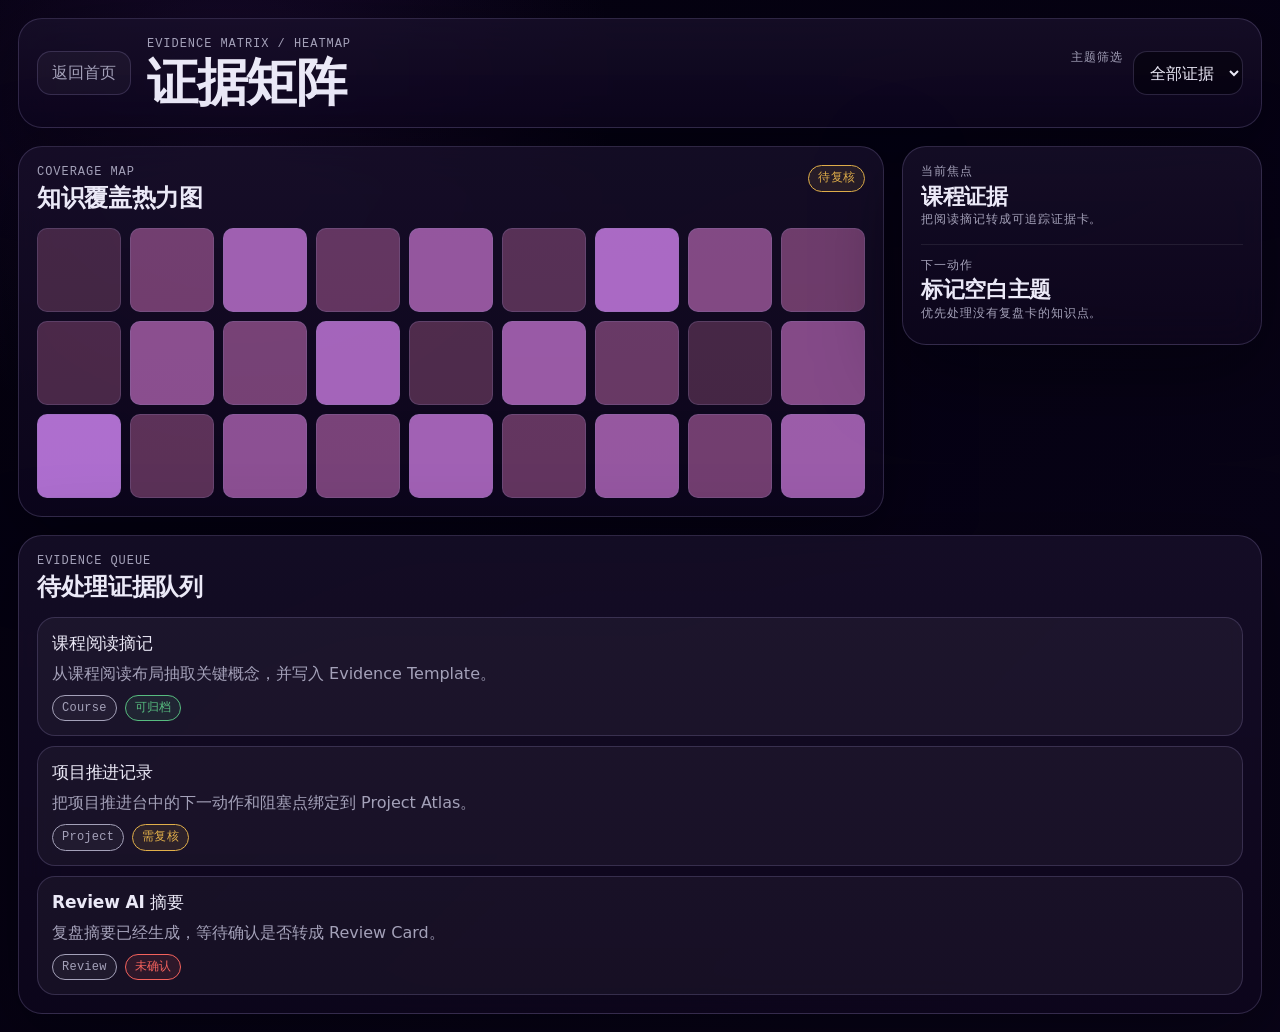
<file: Obsidian - Front-end Assistance/evidence-matrix.html>
<!doctype html>
<html lang="zh-CN">
<head>
  <meta charset="utf-8" />
  <meta name="viewport" content="width=device-width, initial-scale=1" />
  <title>TALOS 证据矩阵</title>
  <style>
    :root {
      --bg: oklch(13% 0.045 296);
      --surface: oklch(20% 0.052 296 / 0.78);
      --fg: oklch(94% 0.018 292);
      --muted: oklch(72% 0.035 292);
      --border: oklch(62% 0.08 296 / 0.28);
      --accent: oklch(72% 0.17 305);
      --accent-2: oklch(78% 0.14 205);
      --success: oklch(72% 0.13 155);
      --warn: oklch(78% 0.13 82);
      --danger: oklch(68% 0.18 25);
      --font-display: "Aptos Display", "Segoe UI", system-ui, sans-serif;
      --font-body: "Microsoft YaHei UI", "Segoe UI", system-ui, sans-serif;
      --font-mono: "JetBrains Mono", "Cascadia Mono", Consolas, monospace;
    }
    * { box-sizing: border-box; }
    body {
      margin: 0;
      min-height: 100vh;
      background:
        radial-gradient(circle at 18% 8%, oklch(36% 0.14 305 / 0.24), transparent 24rem),
        linear-gradient(135deg, oklch(10% 0.04 292), var(--bg));
      color: var(--fg);
      font-family: var(--font-body);
    }
    a { color: inherit; text-decoration: none; }
    button, input, select { font: inherit; }
    button { cursor: pointer; }
    :focus-visible { outline: 2px solid var(--accent-2); outline-offset: 3px; }
    .shell { min-height: 100vh; padding: 18px; display: grid; gap: 18px; }
    .topbar, .panel, .drawer {
      border: 1px solid var(--border);
      background: linear-gradient(180deg, var(--surface), oklch(15% 0.048 296 / 0.86));
      border-radius: 24px;
      box-shadow: 0 24px 80px oklch(5% 0.04 296 / 0.42);
      backdrop-filter: blur(18px);
    }
    .topbar {
      padding: 18px;
      display: grid;
      grid-template-columns: auto 1fr auto;
      align-items: center;
      gap: 16px;
    }
    .back-link {
      min-height: 44px;
      display: inline-grid;
      place-items: center;
      border: 1px solid var(--border);
      border-radius: 14px;
      padding: 0 14px;
      color: var(--muted);
      background: oklch(100% 0 0 / 0.04);
    }
    .eyebrow {
      margin: 0 0 5px;
      color: var(--muted);
      font: 12px/1.2 var(--font-mono);
      letter-spacing: 0.08em;
      text-transform: uppercase;
    }
    h1 {
      margin: 0;
      font: 600 clamp(32px, 4vw, 56px)/1.03 var(--font-display);
      letter-spacing: -0.025em;
    }
    .toolbar {
      display: flex;
      flex-wrap: wrap;
      gap: 10px;
      justify-content: end;
    }
    .control {
      min-height: 44px;
      border: 1px solid var(--border);
      border-radius: 14px;
      background: oklch(8% 0.032 296 / 0.52);
      color: var(--fg);
      padding: 0 12px;
    }
    .layout {
      display: grid;
      grid-template-columns: minmax(0, 1.25fr) 360px;
      gap: 18px;
      align-items: start;
    }
    .panel { padding: 18px; }
    .panel-head {
      display: flex;
      justify-content: space-between;
      align-items: start;
      gap: 12px;
      margin-bottom: 16px;
    }
    h2 {
      margin: 0;
      font: 600 24px/1.15 var(--font-display);
      letter-spacing: -0.015em;
    }
    .heatmap {
      display: grid;
      grid-template-columns: repeat(9, minmax(34px, 1fr));
      gap: 9px;
    }
    .heat-cell {
      aspect-ratio: 1;
      min-height: 38px;
      border: 1px solid var(--border);
      border-radius: 10px;
      background: color-mix(in oklch, var(--accent) calc(var(--v) * 1%), oklch(100% 0 0 / 0.05));
      color: transparent;
    }
    .heat-cell:focus-visible { color: var(--fg); }
    .detail-list { display: grid; gap: 10px; }
    .evidence-card {
      border: 1px solid var(--border);
      border-radius: 18px;
      padding: 14px;
      background: oklch(100% 0 0 / 0.045);
      display: grid;
      gap: 8px;
    }
    .evidence-card h3 {
      margin: 0;
      font: 550 17px/1.3 var(--font-display);
      letter-spacing: -0.01em;
    }
    .evidence-card p {
      margin: 0;
      color: var(--muted);
      line-height: 1.55;
    }
    .tag-row { display: flex; flex-wrap: wrap; gap: 8px; }
    .tag, .status {
      border: 1px solid currentColor;
      border-radius: 999px;
      padding: 5px 9px;
      font: 12px/1.2 var(--font-mono);
      letter-spacing: 0.02em;
    }
    .tag { color: var(--muted); background: oklch(100% 0 0 / 0.04); }
    .status.ok { color: var(--success); background: oklch(72% 0.13 155 / 0.1); }
    .status.warn { color: var(--warn); background: oklch(78% 0.13 82 / 0.1); }
    .status.danger { color: var(--danger); background: oklch(68% 0.18 25 / 0.1); }
    .drawer {
      position: sticky;
      top: 18px;
      padding: 18px;
      display: grid;
      gap: 14px;
    }
    .metric {
      border-bottom: 1px solid oklch(100% 0 0 / 0.08);
      padding-bottom: 12px;
    }
    .metric:last-child { border-bottom: 0; padding-bottom: 0; }
    .metric strong {
      display: block;
      margin-bottom: 4px;
      font: 600 22px/1.1 var(--font-display);
      letter-spacing: -0.015em;
    }
    .empty {
      border: 1px dashed var(--border);
      border-radius: 16px;
      padding: 14px;
      color: var(--muted);
      background: oklch(100% 0 0 / 0.035);
    }
    .empty[hidden] { display: none; }
    @media (max-width: 980px) {
      .topbar, .layout { grid-template-columns: 1fr; }
      .toolbar { justify-content: start; }
      .drawer { position: static; }
    }
    @media (max-width: 560px) {
      .shell { padding: 12px; }
      .topbar, .panel, .drawer { border-radius: 18px; }
      .heatmap { grid-template-columns: repeat(5, minmax(40px, 1fr)); }
    }
    @media (prefers-reduced-motion: reduce) {
      *, *::before, *::after { transition-duration: 1ms !important; animation-duration: 1ms !important; }
    }
  </style>
</head>
<body>
  <main class="shell" data-od-id="evidence-page">
    <header class="topbar" data-od-id="evidence-topbar">
      <a class="back-link" href="index.html" data-od-id="back-home">返回首页</a>
      <div>
        <p class="eyebrow">Evidence Matrix / Heatmap</p>
        <h1 data-od-id="evidence-heading">证据矩阵</h1>
      </div>
      <form class="toolbar" role="search" data-od-id="evidence-toolbar">
        <label class="eyebrow" for="topicFilter">主题筛选</label>
        <select class="control" id="topicFilter" data-od-id="topic-filter">
          <option value="all">全部证据</option>
          <option value="course">课程证据</option>
          <option value="project">项目证据</option>
          <option value="review">复盘证据</option>
        </select>
      </form>
    </header>

    <section class="layout">
      <section class="panel" data-od-id="heatmap-panel">
        <div class="panel-head">
          <div>
            <p class="eyebrow">Coverage Map</p>
            <h2>知识覆盖热力图</h2>
          </div>
          <span class="status warn" id="coverageStatus">待复核</span>
        </div>
        <div class="heatmap" id="heatmap" aria-label="证据覆盖热力图" data-od-id="heatmap-grid"></div>
      </section>

      <aside class="drawer" data-od-id="evidence-summary">
        <div class="metric">
          <p class="eyebrow">当前焦点</p>
          <strong id="summaryFocus">课程证据</strong>
          <p class="eyebrow">把阅读摘记转成可追踪证据卡。</p>
        </div>
        <div class="metric">
          <p class="eyebrow">下一动作</p>
          <strong id="summaryNext">标记空白主题</strong>
          <p class="eyebrow">优先处理没有复盘卡的知识点。</p>
        </div>
      </aside>
    </section>

    <section class="panel" data-od-id="evidence-queue">
      <div class="panel-head">
        <div>
          <p class="eyebrow">Evidence Queue</p>
          <h2>待处理证据队列</h2>
        </div>
      </div>
      <div class="detail-list" id="evidenceList">
        <article class="evidence-card" data-kind="course" data-od-id="evidence-card-course">
          <h3>课程阅读摘记</h3>
          <p>从课程阅读布局抽取关键概念，并写入 Evidence Template。</p>
          <div class="tag-row"><span class="tag">Course</span><span class="status ok">可归档</span></div>
        </article>
        <article class="evidence-card" data-kind="project" data-od-id="evidence-card-project">
          <h3>项目推进记录</h3>
          <p>把项目推进台中的下一动作和阻塞点绑定到 Project Atlas。</p>
          <div class="tag-row"><span class="tag">Project</span><span class="status warn">需复核</span></div>
        </article>
        <article class="evidence-card" data-kind="review" data-od-id="evidence-card-review">
          <h3>Review AI 摘要</h3>
          <p>复盘摘要已经生成，等待确认是否转成 Review Card。</p>
          <div class="tag-row"><span class="tag">Review</span><span class="status danger">未确认</span></div>
        </article>
      </div>
      <p class="empty" id="emptyState" hidden data-od-id="evidence-empty">当前筛选下没有证据卡。</p>
    </section>
  </main>

  <script>
    const heatmap = document.getElementById("heatmap");
    const values = [18, 42, 72, 34, 64, 28, 80, 52, 40, 22, 58, 46, 76, 24, 68, 38, 20, 54, 84, 32, 60, 48, 74, 36, 66, 44, 70];
    values.forEach((value, index) => {
      const cell = document.createElement("button");
      cell.type = "button";
      cell.className = "heat-cell";
      cell.style.setProperty("--v", value);
      cell.textContent = String(index + 1);
      cell.setAttribute("aria-label", `证据节点 ${index + 1}，覆盖强度 ${value}`);
      heatmap.appendChild(cell);
    });

    const filter = document.getElementById("topicFilter");
    filter.addEventListener("change", () => {
      const value = filter.value;
      let visible = 0;
      document.querySelectorAll(".evidence-card").forEach((card) => {
        const show = value === "all" || card.dataset.kind === value;
        card.hidden = !show;
        if (show) visible += 1;
      });
      document.getElementById("emptyState").hidden = visible > 0;
      const copy = {
        all: ["全部证据", "扫描未归档节点", "待复核"],
        course: ["课程证据", "转写 Evidence Template", "可执行"],
        project: ["项目证据", "绑定 Project Atlas", "待复核"],
        review: ["复盘证据", "确认 Review Card", "未确认"]
      }[value];
      document.getElementById("summaryFocus").textContent = copy[0];
      document.getElementById("summaryNext").textContent = copy[1];
      document.getElementById("coverageStatus").textContent = copy[2];
    });
  </script>
</body>
</html>
</file>
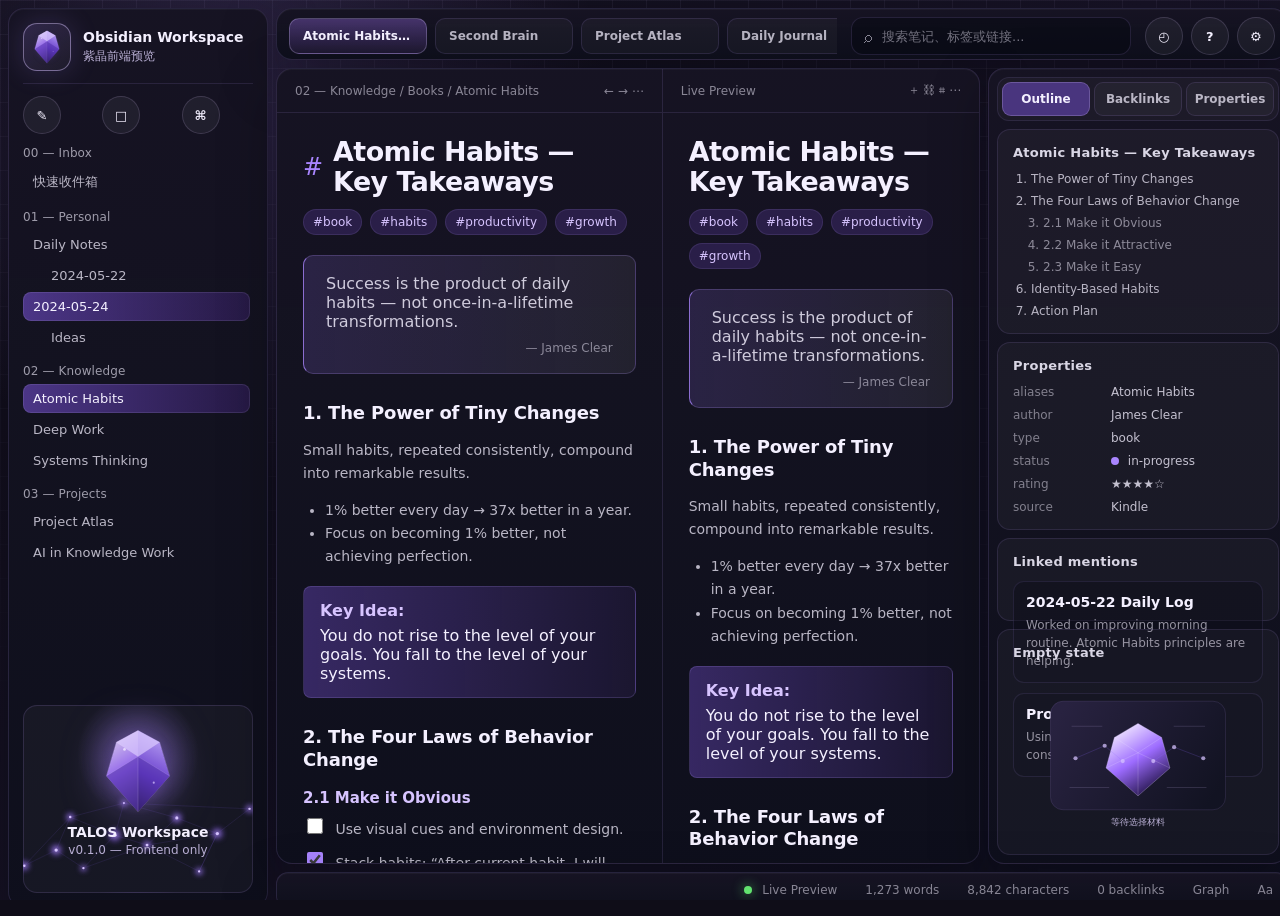
<file: Obsidian - Front-end Assistance/talos-frontend-ui/preview.html>
<!doctype html>
<html lang="zh-CN">
<head>
  <meta charset="utf-8" />
  <meta name="viewport" content="width=device-width, initial-scale=1" />
  <title>TALOS Obsidian 前端包预览</title>
  <link rel="stylesheet" href="styles.css" />
  <style>
    html, body {
      margin: 0;
      width: 100%;
      height: 100%;
      min-height: 100%;
      background: #0f0d18;
      overflow: hidden;
    }
  </style>
</head>
<body>
  <div class="talos-ui-kit-host">
    <div class="talos-ui-kit talos-obsidian-preview" data-talos-view="preview" aria-label="TALOS Obsidian 前端包预览">
      <div class="talos-bg-grid" aria-hidden="true"></div>

      <aside class="talos-vault-rail" aria-label="Obsidian Vault 导航预览">
        <div class="talos-vault-brand">
          <div class="talos-mark"><img src="assets/crystal-logo.svg" alt="" aria-hidden="true" /></div>
          <div>
            <strong>Obsidian Workspace</strong>
            <span>紫晶前端预览</span>
          </div>
        </div>

        <div class="talos-vault-tools" aria-label="Vault 工具">
          <button class="talos-icon-button" type="button" aria-label="新建笔记">✎</button>
          <button class="talos-icon-button" type="button" aria-label="新建文件夹">□</button>
          <button class="talos-icon-button" type="button" aria-label="折叠目录">⌘</button>
        </div>

        <nav class="talos-tree" aria-label="Vault 文件树">
          <div class="talos-tree-group">
            <div class="talos-tree-heading">00 — Inbox</div>
            <div class="talos-tree-item">快速收件箱</div>
          </div>
          <div class="talos-tree-group is-open">
            <div class="talos-tree-heading">01 — Personal</div>
            <div class="talos-tree-item">Daily Notes</div>
            <div class="talos-tree-item is-nested">2024-05-22</div>
            <div class="talos-tree-item is-active">2024-05-24</div>
            <div class="talos-tree-item is-nested">Ideas</div>
          </div>
          <div class="talos-tree-group is-open">
            <div class="talos-tree-heading">02 — Knowledge</div>
            <div class="talos-tree-item is-active">Atomic Habits</div>
            <div class="talos-tree-item">Deep Work</div>
            <div class="talos-tree-item">Systems Thinking</div>
          </div>
          <div class="talos-tree-group">
            <div class="talos-tree-heading">03 — Projects</div>
            <div class="talos-tree-item">Project Atlas</div>
            <div class="talos-tree-item">AI in Knowledge Work</div>
          </div>
        </nav>

        <div class="talos-sidebar-card">
          <img class="talos-sidebar-crystal" src="assets/crystal-logo.svg" alt="TALOS 紫晶工作区标识" />
          <strong>TALOS Workspace</strong>
          <span>v0.1.0 — Frontend only</span>
        </div>
      </aside>

      <header class="talos-obsidian-topbar" aria-label="Obsidian 顶部标签栏预览">
        <div class="talos-tab-strip">
          <button class="talos-os-tab is-active" type="button">Atomic Habits — Key Takeaways</button>
          <button class="talos-os-tab" type="button">Second Brain</button>
          <button class="talos-os-tab" type="button">Project Atlas</button>
          <button class="talos-os-tab" type="button">Daily Journal</button>
          <button class="talos-os-add" type="button" aria-label="新建标签">+</button>
        </div>
        <label class="talos-search">
          <span aria-hidden="true">⌕</span>
          <input type="search" placeholder="搜索笔记、标签或链接..." aria-label="搜索笔记、标签或链接" />
        </label>
        <div class="talos-state-actions">
          <button class="talos-icon-button" type="button" aria-label="日历">◴</button>
          <button class="talos-icon-button" type="button" aria-label="帮助">?</button>
          <button class="talos-icon-button" type="button" aria-label="设置">⚙</button>
        </div>
      </header>

      <main class="talos-note-workspace" aria-label="TALOS 课程阅读工作区">
        <section class="talos-editor-pane" aria-label="Markdown 编辑预览">
          <div class="talos-pane-toolbar">
            <div class="talos-breadcrumb">02 — Knowledge / Books / Atomic Habits</div>
            <div class="talos-pane-icons">← → ⋯</div>
          </div>

          <article class="talos-note-card">
            <div class="talos-note-title-row">
              <span class="talos-hash">#</span>
              <h1>Atomic Habits — Key Takeaways</h1>
            </div>
            <div class="talos-tag-row">
              <span>#book</span>
              <span>#habits</span>
              <span>#productivity</span>
              <span>#growth</span>
            </div>

            <blockquote class="talos-quote">
              Success is the product of daily habits — not once-in-a-lifetime transformations.
              <span>— James Clear</span>
            </blockquote>

            <h2>1. The Power of Tiny Changes</h2>
            <p>Small habits, repeated consistently, compound into remarkable results.</p>
            <ul>
              <li>1% better every day → 37x better in a year.</li>
              <li>Focus on becoming 1% better, not achieving perfection.</li>
            </ul>

            <div class="talos-callout">
              <strong>Key Idea:</strong>
              <span>You do not rise to the level of your goals. You fall to the level of your systems.</span>
            </div>

            <h2>2. The Four Laws of Behavior Change</h2>
            <h3>2.1 Make it Obvious</h3>
            <label class="talos-check"><input type="checkbox" /> Use visual cues and environment design.</label>
            <label class="talos-check"><input type="checkbox" checked /> Stack habits: “After current habit, I will new habit.”</label>
            <label class="talos-check"><input type="checkbox" /> Notice when the cue appears.</label>

            <h3>2.2 Make it Attractive</h3>
            <ul>
              <li>Pair habits with something you enjoy.</li>
              <li>Join a culture where your desired behavior is the norm.</li>
              <li>Create immediate rewards.</li>
            </ul>

            <pre class="talos-code">```dataview
TABLE file.link, habits.core, habits.status
FROM #habit
WHERE !completed
SORT habits.core DESC
```</pre>
          </article>
        </section>

        <section class="talos-live-pane" aria-label="Live Preview">
          <div class="talos-pane-toolbar">
            <div class="talos-breadcrumb">Live Preview</div>
            <div class="talos-pane-icons">＋ ⛓ ⌗ ⋯</div>
          </div>

          <article class="talos-live-card">
            <h1>Atomic Habits — Key Takeaways</h1>
            <div class="talos-tag-row">
              <span>#book</span>
              <span>#habits</span>
              <span>#productivity</span>
              <span>#growth</span>
            </div>

            <blockquote class="talos-quote">
              Success is the product of daily habits — not once-in-a-lifetime transformations.
              <span>— James Clear</span>
            </blockquote>

            <h2>1. The Power of Tiny Changes</h2>
            <p>Small habits, repeated consistently, compound into remarkable results.</p>
            <ul>
              <li>1% better every day → 37x better in a year.</li>
              <li>Focus on becoming 1% better, not achieving perfection.</li>
            </ul>

            <div class="talos-callout is-strong">
              <strong>Key Idea:</strong>
              <span>You do not rise to the level of your goals. You fall to the level of your systems.</span>
            </div>

            <h2>2. The Four Laws of Behavior Change</h2>
            <h3>2.1 Make it Obvious</h3>
            <label class="talos-check"><input type="checkbox" /> Use visual cues and environment design.</label>
            <label class="talos-check"><input type="checkbox" checked /> Stack habits: “After current habit, I will new habit.”</label>
            <label class="talos-check"><input type="checkbox" /> Notice when the cue appears.</label>

            <div class="talos-flow-card">
              <img src="assets/reading-flow.svg" alt="阅读从微小改进到显著结果的流程图" />
            </div>
          </article>
        </section>
      </main>

      <aside class="talos-right-rail" aria-label="Outline Backlinks Properties">
        <div class="talos-right-tabs" role="tablist" aria-label="右侧面板">
          <button class="is-active" type="button">Outline</button>
          <button type="button">Backlinks</button>
          <button type="button">Properties</button>
        </div>

        <section class="talos-rail-panel">
          <h2>Atomic Habits — Key Takeaways</h2>
          <ol class="talos-outline">
            <li>The Power of Tiny Changes</li>
            <li>The Four Laws of Behavior Change</li>
            <li class="is-nested">2.1 Make it Obvious</li>
            <li class="is-nested">2.2 Make it Attractive</li>
            <li class="is-nested">2.3 Make it Easy</li>
            <li>Identity-Based Habits</li>
            <li>Action Plan</li>
          </ol>
        </section>

        <section class="talos-rail-panel">
          <h2>Properties</h2>
          <div class="talos-property-grid">
            <span>aliases</span><strong>Atomic Habits</strong>
            <span>author</span><strong>James Clear</strong>
            <span>type</span><strong>book</strong>
            <span>status</span><strong><i></i> in-progress</strong>
            <span>rating</span><strong>★★★★☆</strong>
            <span>source</span><strong>Kindle</strong>
          </div>
        </section>

        <section class="talos-rail-panel">
          <h2>Linked mentions</h2>
          <div class="talos-mention-card">
            <strong>2024-05-22 Daily Log</strong>
            <p>Worked on improving morning routine. Atomic Habits principles are helping.</p>
          </div>
          <div class="talos-mention-card">
            <strong>Project Atlas</strong>
            <p>Using habit systems to build consistent daily progress.</p>
          </div>
        </section>

        <section class="talos-rail-panel talos-empty-preview">
          <h2>Empty state</h2>
          <img src="assets/empty-state.svg" alt="等待选择材料的空状态插图" />
        </section>
      </aside>

      <footer class="talos-bottom-status" aria-label="状态栏">
        <div><span class="talos-live-dot"></span> Live Preview</div>
        <div>1,273 words</div>
        <div>8,842 characters</div>
        <div>0 backlinks</div>
        <div>Graph</div>
        <div>Aa</div>
      </footer>
    </div>
  </div>
</body>
</html>
</file>
<file: Obsidian - Front-end Assistance/talos-frontend-ui/styles.css>
.talos-ui-kit-host {
  padding: 0;
  overflow: auto;
}

.talos-ui-kit {
  --talos-bg: #11101a;
  --talos-surface: rgba(25, 22, 39, 0.92);
  --talos-surface-strong: rgba(39, 33, 62, 0.96);
  --talos-fg: #f4f0ff;
  --talos-muted: #b9afd4;
  --talos-border: rgba(214, 196, 255, 0.16);
  --talos-accent: #a985ff;
  --talos-accent-strong: #d7c4ff;
  --talos-success: #6ee7b7;
  --talos-danger: #fb7185;
  --talos-warn: #f8d66d;
  --talos-radius: 18px;
  --talos-font: "Segoe UI", "Microsoft YaHei", system-ui, sans-serif;
  position: relative;
  min-height: 100%;
  padding: 28px;
  color: var(--talos-fg);
  background:
    radial-gradient(circle at 18% 12%, rgba(169, 133, 255, 0.2), transparent 28%),
    linear-gradient(135deg, #0f0d18 0%, #171326 52%, #0f1020 100%);
  font-family: var(--talos-font);
  isolation: isolate;
}

.talos-obsidian-preview {
  display: grid;
  width: 100vw;
  height: 100vh;
  min-height: 720px;
  padding: 8px;
  grid-template-columns: 300px minmax(620px, 1fr) 340px;
  grid-template-rows: 52px minmax(0, 1fr) 36px;
  gap: 8px;
  overflow: hidden;
}

.talos-vault-rail,
.talos-obsidian-topbar,
.talos-note-workspace,
.talos-right-rail,
.talos-bottom-status {
  border: 1px solid rgba(185, 157, 255, 0.14);
  background:
    linear-gradient(180deg, rgba(22, 20, 35, 0.96), rgba(14, 15, 29, 0.94)),
    rgba(15, 13, 24, 0.92);
  box-shadow: inset 0 1px 0 rgba(255, 255, 255, 0.035), 0 20px 55px rgba(3, 2, 10, 0.34);
  backdrop-filter: blur(18px);
}

.talos-vault-rail {
  display: grid;
  grid-row: 1 / 4;
  grid-template-rows: auto auto minmax(0, 1fr) auto;
  gap: 12px;
  padding: 14px;
  border-radius: 16px;
  overflow: hidden;
}

.talos-vault-brand {
  display: flex;
  align-items: center;
  gap: 12px;
  padding-bottom: 12px;
  border-bottom: 1px solid rgba(185, 157, 255, 0.12);
}

.talos-vault-brand strong,
.talos-sidebar-card strong,
.talos-mention-card strong {
  display: block;
  font-size: 14px;
  font-weight: 650;
}

.talos-vault-brand span,
.talos-sidebar-card span {
  display: block;
  margin-top: 3px;
  color: var(--talos-muted);
  font-size: 12px;
}

.talos-vault-tools {
  display: grid;
  grid-template-columns: repeat(3, 1fr);
  gap: 8px;
}

.talos-tree {
  overflow: auto;
  padding-right: 3px;
}

.talos-tree-group {
  margin-bottom: 12px;
}

.talos-tree-heading {
  margin: 0 0 6px;
  color: rgba(244, 240, 255, 0.62);
  font-size: 12px;
  letter-spacing: 0.01em;
}

.talos-tree-item {
  margin: 2px 0;
  padding: 7px 10px;
  border-radius: 8px;
  color: rgba(244, 240, 255, 0.74);
  font-size: 13px;
}

.talos-tree-item.is-nested {
  margin-left: 18px;
}

.talos-tree-item.is-active {
  color: var(--talos-fg);
  background: linear-gradient(90deg, rgba(137, 92, 246, 0.48), rgba(124, 58, 237, 0.18));
  box-shadow: inset 0 0 0 1px rgba(215, 196, 255, 0.12);
}

.talos-sidebar-card {
  min-height: 150px;
  padding: 18px;
  border: 1px solid rgba(185, 157, 255, 0.15);
  border-radius: 14px;
  background:
    url("assets/graph-network.svg") center bottom / 116% auto no-repeat,
    radial-gradient(circle at 50% 26%, rgba(169, 133, 255, 0.36), transparent 34%),
    rgba(255, 255, 255, 0.035);
  text-align: center;
}

.talos-sidebar-crystal {
  display: block;
  width: 72px;
  height: 90px;
  margin: 2px auto 8px;
  object-fit: contain;
  filter: drop-shadow(0 0 22px rgba(169, 133, 255, 0.55));
}

.talos-obsidian-topbar {
  display: grid;
  grid-column: 2 / 4;
  grid-template-columns: minmax(0, 1fr) 360px auto;
  align-items: center;
  gap: 14px;
  padding: 8px 12px;
  border-radius: 16px;
}

.talos-tab-strip {
  display: flex;
  min-width: 0;
  gap: 8px;
  overflow: hidden;
}

.talos-os-tab,
.talos-os-add,
.talos-right-tabs button {
  border: 1px solid rgba(185, 157, 255, 0.13);
  color: rgba(244, 240, 255, 0.72);
  background: rgba(255, 255, 255, 0.035);
  font: 600 12px/1 var(--talos-font);
  cursor: pointer;
}

.talos-os-tab {
  min-width: 170px;
  max-width: 240px;
  padding: 11px 13px;
  border-radius: 10px;
  overflow: hidden;
  text-overflow: ellipsis;
  white-space: nowrap;
  text-align: left;
}

.talos-os-tab.is-active {
  color: var(--talos-fg);
  background: linear-gradient(180deg, rgba(86, 63, 132, 0.74), rgba(33, 26, 54, 0.82));
  border-color: rgba(215, 196, 255, 0.28);
}

.talos-os-add {
  width: 38px;
  border-radius: 10px;
}

.talos-search {
  display: flex;
  align-items: center;
  gap: 8px;
  min-width: 0;
  padding: 0 12px;
  border: 1px solid rgba(185, 157, 255, 0.14);
  border-radius: 12px;
  background: rgba(8, 9, 18, 0.48);
  color: rgba(244, 240, 255, 0.54);
}

.talos-search input {
  width: 100%;
  height: 36px;
  min-width: 0;
  border: 0;
  outline: 0;
  color: var(--talos-fg);
  background: transparent;
  font: 13px/1 var(--talos-font);
}

.talos-search input::placeholder {
  color: rgba(244, 240, 255, 0.45);
}

.talos-note-workspace {
  display: grid;
  grid-column: 2;
  grid-row: 2;
  grid-template-columns: minmax(0, 1fr) minmax(0, 0.82fr);
  min-height: 0;
  border-radius: 16px;
  overflow: hidden;
}

.talos-editor-pane,
.talos-live-pane {
  display: grid;
  grid-template-rows: 44px minmax(0, 1fr);
  min-width: 0;
  min-height: 0;
  border-right: 1px solid rgba(185, 157, 255, 0.13);
}

.talos-live-pane {
  border-right: 0;
}

.talos-pane-toolbar {
  display: flex;
  align-items: center;
  justify-content: space-between;
  gap: 12px;
  padding: 0 18px;
  border-bottom: 1px solid rgba(185, 157, 255, 0.12);
  color: rgba(244, 240, 255, 0.52);
  font-size: 12px;
}

.talos-breadcrumb,
.talos-pane-icons {
  overflow: hidden;
  text-overflow: ellipsis;
  white-space: nowrap;
}

.talos-note-card,
.talos-live-card {
  min-height: 0;
  padding: 26px 38px 40px;
  overflow: auto;
}

.talos-note-title-row {
  display: flex;
  align-items: center;
  gap: 10px;
}

.talos-hash {
  color: var(--talos-accent);
  font-size: 24px;
}

.talos-note-card h1,
.talos-live-card h1 {
  margin: 0;
  color: var(--talos-fg);
  font-size: clamp(24px, 2.1vw, 31px);
  line-height: 1.12;
  letter-spacing: -0.02em;
}

.talos-note-card h2,
.talos-live-card h2 {
  margin: 28px 0 10px;
  color: var(--talos-fg);
  font-size: 18px;
  line-height: 1.25;
  letter-spacing: -0.01em;
}

.talos-note-card h3,
.talos-live-card h3 {
  margin: 18px 0 8px;
  color: var(--talos-accent-strong);
  font-size: 15px;
}

.talos-note-card p,
.talos-live-card p,
.talos-note-card li,
.talos-live-card li,
.talos-check {
  color: rgba(244, 240, 255, 0.74);
  font-size: 14px;
  line-height: 1.65;
}

.talos-note-card ul,
.talos-live-card ul {
  margin: 8px 0 0;
  padding-left: 22px;
}

.talos-tag-row {
  display: flex;
  flex-wrap: wrap;
  gap: 8px;
  margin: 12px 0 20px;
}

.talos-tag-row span {
  padding: 5px 9px;
  border: 1px solid rgba(185, 157, 255, 0.12);
  border-radius: 999px;
  color: var(--talos-accent-strong);
  background: rgba(137, 92, 246, 0.18);
  font-size: 12px;
}

.talos-quote {
  margin: 18px 0 26px;
  padding: 18px 22px;
  border: 1px solid rgba(185, 157, 255, 0.22);
  border-left-color: rgba(169, 133, 255, 0.78);
  border-radius: 10px;
  color: rgba(244, 240, 255, 0.82);
  background:
    linear-gradient(90deg, rgba(137, 92, 246, 0.14), rgba(255, 255, 255, 0.035)),
    rgba(255, 255, 255, 0.03);
}

.talos-quote span {
  display: block;
  margin-top: 10px;
  color: rgba(244, 240, 255, 0.5);
  text-align: right;
  font-size: 12px;
}

.talos-callout {
  margin: 18px 0 26px;
  padding: 14px 16px;
  border: 1px solid rgba(185, 157, 255, 0.18);
  border-radius: 8px;
  background: linear-gradient(90deg, rgba(137, 92, 246, 0.32), rgba(77, 51, 132, 0.18));
}

.talos-callout strong,
.talos-callout span {
  display: block;
}

.talos-callout strong {
  margin-bottom: 6px;
  color: var(--talos-accent-strong);
}

.talos-check {
  display: block;
  margin: 8px 0;
}

.talos-check input {
  width: 16px;
  height: 16px;
  margin-right: 8px;
  accent-color: var(--talos-accent);
}

.talos-code {
  margin: 22px 0 0;
  padding: 18px;
  border: 1px solid rgba(185, 157, 255, 0.13);
  border-radius: 10px;
  color: #cda7ff;
  background: rgba(255, 255, 255, 0.04);
  font: 13px/1.55 "JetBrains Mono", "Consolas", monospace;
  overflow: auto;
}

.talos-flow-card {
  margin-top: 28px;
  padding: 0;
  border: 1px solid rgba(185, 157, 255, 0.16);
  border-radius: 12px;
  overflow: hidden;
  background: rgba(255, 255, 255, 0.035);
}

.talos-flow-card img {
  display: block;
  width: 100%;
  height: auto;
}

.talos-right-rail {
  display: grid;
  grid-column: 3;
  grid-row: 2;
  grid-template-rows: auto auto auto minmax(0, 1fr);
  gap: 8px;
  padding: 8px;
  border-radius: 16px;
  overflow: hidden;
}

.talos-right-tabs {
  display: grid;
  grid-template-columns: repeat(3, 1fr);
  gap: 4px;
  padding: 4px;
  border: 1px solid rgba(185, 157, 255, 0.11);
  border-radius: 12px;
  background: rgba(255, 255, 255, 0.03);
}

.talos-right-tabs button {
  min-height: 34px;
  border-radius: 9px;
}

.talos-right-tabs button.is-active {
  color: var(--talos-fg);
  background: rgba(137, 92, 246, 0.42);
  border-color: rgba(215, 196, 255, 0.24);
}

.talos-rail-panel {
  padding: 15px;
  border: 1px solid rgba(185, 157, 255, 0.12);
  border-radius: 13px;
  background: rgba(255, 255, 255, 0.035);
}

.talos-rail-panel h2 {
  margin: 0 0 12px;
  color: rgba(244, 240, 255, 0.88);
  font-size: 13px;
  letter-spacing: 0.02em;
}

.talos-outline {
  display: grid;
  gap: 8px;
  margin: 0;
  padding-left: 18px;
  color: rgba(244, 240, 255, 0.72);
  font-size: 12px;
}

.talos-outline .is-nested {
  margin-left: 12px;
  color: rgba(244, 240, 255, 0.52);
}

.talos-property-grid {
  display: grid;
  grid-template-columns: 86px 1fr;
  gap: 9px 12px;
  font-size: 12px;
}

.talos-property-grid span {
  color: rgba(244, 240, 255, 0.48);
}

.talos-property-grid strong {
  color: rgba(244, 240, 255, 0.78);
  font-weight: 520;
}

.talos-property-grid i {
  display: inline-block;
  width: 8px;
  height: 8px;
  margin-right: 5px;
  border-radius: 50%;
  background: var(--talos-accent);
}

.talos-mention-card {
  padding: 12px;
  border: 1px solid rgba(185, 157, 255, 0.11);
  border-radius: 11px;
  background: rgba(13, 14, 27, 0.48);
}

.talos-mention-card + .talos-mention-card {
  margin-top: 10px;
}

.talos-mention-card p {
  margin: 6px 0 0;
  color: rgba(244, 240, 255, 0.58);
  font-size: 12px;
  line-height: 1.5;
}

.talos-empty-preview {
  align-self: end;
}

.talos-empty-preview img {
  display: block;
  width: 100%;
  max-height: 170px;
  object-fit: contain;
}

.talos-bottom-status {
  display: flex;
  grid-column: 2 / 4;
  grid-row: 3;
  align-items: center;
  justify-content: flex-end;
  gap: 28px;
  padding: 0 14px;
  border-radius: 12px;
  color: rgba(244, 240, 255, 0.52);
  font-size: 12px;
}

.talos-live-dot {
  display: inline-block;
  width: 8px;
  height: 8px;
  margin-right: 7px;
  border-radius: 50%;
  background: #62e36f;
  box-shadow: 0 0 12px rgba(98, 227, 111, 0.7);
}

@media (max-width: 1280px) {
  .talos-obsidian-preview {
    grid-template-columns: 260px minmax(560px, 1fr) 300px;
  }

  .talos-obsidian-topbar {
    grid-template-columns: minmax(0, 1fr) 280px auto;
  }

  .talos-note-card,
  .talos-live-card {
    padding: 24px 26px 34px;
  }

  .talos-os-tab {
    min-width: 138px;
  }
}

@media (max-width: 980px) {
  .talos-obsidian-preview {
    height: auto;
    min-height: 100vh;
    overflow: auto;
    grid-template-columns: 1fr;
    grid-template-rows: auto auto auto auto auto;
  }

  .talos-vault-rail,
  .talos-obsidian-topbar,
  .talos-note-workspace,
  .talos-right-rail,
  .talos-bottom-status {
    grid-column: 1;
    grid-row: auto;
  }

  .talos-vault-rail {
    grid-template-rows: auto auto auto;
    max-height: none;
  }

  .talos-tree {
    max-height: 260px;
  }

  .talos-obsidian-topbar {
    grid-template-columns: 1fr;
  }

  .talos-note-workspace {
    grid-template-columns: 1fr;
  }

  .talos-editor-pane,
  .talos-live-pane {
    border-right: 0;
    border-bottom: 1px solid rgba(185, 157, 255, 0.13);
  }

  .talos-bottom-status {
    justify-content: flex-start;
    flex-wrap: wrap;
    min-height: 44px;
  }
}

.talos-bg-grid {
  position: absolute;
  inset: 0;
  z-index: -1;
  background-image:
    linear-gradient(rgba(214, 196, 255, 0.06) 1px, transparent 1px),
    linear-gradient(90deg, rgba(214, 196, 255, 0.06) 1px, transparent 1px);
  background-size: 34px 34px;
  mask-image: linear-gradient(to bottom, black, transparent 86%);
}

.talos-header {
  display: flex;
  align-items: flex-start;
  justify-content: space-between;
  gap: 24px;
  margin-bottom: 20px;
}

.talos-brand {
  display: flex;
  gap: 16px;
  min-width: 0;
}

.talos-mark {
  display: grid;
  width: 46px;
  height: 46px;
  flex: 0 0 auto;
  place-items: center;
  border: 1px solid rgba(215, 196, 255, 0.45);
  border-radius: 14px;
  color: var(--talos-accent-strong);
  background: linear-gradient(145deg, rgba(169, 133, 255, 0.18), rgba(255, 255, 255, 0.04));
  font-weight: 650;
  box-shadow: 0 0 28px rgba(169, 133, 255, 0.18);
}

.talos-mark img {
  width: 30px;
  height: 36px;
  object-fit: contain;
}

.talos-eyebrow,
.talos-kicker,
.talos-card-state {
  color: var(--talos-accent-strong);
  font-size: 11px;
  font-weight: 650;
  letter-spacing: 0.08em;
  text-transform: uppercase;
}

.talos-header h1 {
  margin: 2px 0 4px;
  font-size: clamp(28px, 4vw, 42px);
  line-height: 1.08;
  letter-spacing: -0.02em;
}

.talos-header p,
.talos-hero-card p,
.talos-feature-card p,
.talos-evidence-card p,
.talos-feedback-panel p,
.talos-document-pane p {
  color: var(--talos-muted);
  line-height: 1.58;
}

.talos-view-nav,
.talos-state-actions,
.talos-toolbar {
  display: flex;
  flex-wrap: wrap;
  gap: 8px;
}

.talos-tab,
.talos-button,
.talos-icon-button {
  min-height: 38px;
  border: 1px solid var(--talos-border);
  border-radius: 999px;
  color: var(--talos-fg);
  background: rgba(255, 255, 255, 0.05);
  font: 600 13px/1 var(--talos-font);
  letter-spacing: 0.02em;
  cursor: pointer;
  transition: transform 160ms ease, border-color 160ms ease, background 160ms ease;
}

.talos-tab,
.talos-button {
  padding: 0 14px;
}

.talos-icon-button {
  display: grid;
  width: 38px;
  padding: 0;
  place-items: center;
}

.talos-tab:hover,
.talos-button:hover,
.talos-icon-button:hover {
  transform: translateY(-1px);
  border-color: rgba(215, 196, 255, 0.42);
  background: rgba(169, 133, 255, 0.14);
}

.talos-tab:focus-visible,
.talos-button:focus-visible,
.talos-icon-button:focus-visible {
  outline: 2px solid var(--talos-accent-strong);
  outline-offset: 3px;
}

.talos-tab.is-active,
.talos-button.is-selected {
  border-color: rgba(215, 196, 255, 0.58);
  color: #160f25;
  background: var(--talos-accent-strong);
}

.talos-state-bar {
  display: flex;
  align-items: center;
  justify-content: space-between;
  gap: 16px;
  margin-bottom: 18px;
  padding: 12px;
  border: 1px solid var(--talos-border);
  border-radius: var(--talos-radius);
  background: rgba(18, 16, 29, 0.72);
}

.talos-status {
  display: inline-flex;
  align-items: center;
  gap: 9px;
  min-width: 0;
  color: var(--talos-muted);
  font-size: 13px;
}

.talos-status-dot {
  width: 9px;
  height: 9px;
  border-radius: 50%;
  background: var(--talos-success);
  box-shadow: 0 0 14px rgba(110, 231, 183, 0.7);
}

.talos-status.is-loading .talos-status-dot {
  background: var(--talos-warn);
  box-shadow: 0 0 14px rgba(248, 214, 109, 0.7);
}

.talos-status.is-error .talos-status-dot {
  background: var(--talos-danger);
  box-shadow: 0 0 14px rgba(251, 113, 133, 0.7);
}

.talos-main {
  display: grid;
  gap: 18px;
}

.talos-dashboard-grid,
.talos-reading-grid {
  display: grid;
  grid-template-columns: minmax(0, 1.45fr) minmax(280px, 0.55fr);
  gap: 18px;
}

.talos-hero-card,
.talos-side-panel,
.talos-section,
.talos-document-pane,
.talos-action-pane,
.talos-feedback-panel,
.talos-feature-card,
.talos-evidence-card {
  border: 1px solid var(--talos-border);
  border-radius: var(--talos-radius);
  background: var(--talos-surface);
  box-shadow: 0 18px 50px rgba(6, 4, 14, 0.24);
}

.talos-hero-card,
.talos-side-panel,
.talos-section,
.talos-document-pane,
.talos-action-pane,
.talos-feedback-panel {
  padding: 22px;
}

.talos-hero-card h2,
.talos-section h2,
.talos-document-pane h2,
.talos-feedback-panel h2 {
  margin: 8px 0 10px;
  font-size: clamp(24px, 3vw, 34px);
  line-height: 1.12;
  letter-spacing: -0.018em;
}

.talos-metric-row,
.talos-card-grid,
.talos-evidence-grid {
  display: grid;
  gap: 12px;
}

.talos-metric-row {
  grid-template-columns: repeat(3, minmax(0, 1fr));
  margin-top: 20px;
}

.talos-mini-metric,
.talos-feature-card,
.talos-evidence-card {
  padding: 16px;
}

.talos-mini-metric {
  border: 1px solid var(--talos-border);
  border-radius: 14px;
  background: rgba(255, 255, 255, 0.045);
}

.talos-mini-metric span,
.talos-action-row span {
  display: block;
  color: var(--talos-muted);
  font-size: 12px;
}

.talos-mini-metric strong {
  display: block;
  margin-top: 6px;
  font-size: 19px;
  font-variant-numeric: tabular-nums;
}

.talos-side-panel h3,
.talos-action-pane h3,
.talos-feature-card h3,
.talos-evidence-card h3 {
  margin: 0 0 10px;
  font-size: 18px;
  line-height: 1.2;
}

.talos-side-panel ul {
  display: grid;
  gap: 10px;
  margin: 12px 0 0;
  padding: 0;
  list-style: none;
}

.talos-side-panel li {
  padding: 10px 12px;
  border: 1px solid var(--talos-border);
  border-radius: 12px;
  color: var(--talos-muted);
  background: rgba(255, 255, 255, 0.04);
}

.talos-card-grid {
  grid-template-columns: repeat(3, minmax(0, 1fr));
  margin-top: 12px;
}

.talos-feature-card,
.talos-evidence-card {
  background: rgba(24, 21, 38, 0.8);
}

.talos-document-pane blockquote {
  margin: 18px 0;
  padding: 18px;
  border: 1px solid rgba(215, 196, 255, 0.24);
  border-radius: 14px;
  color: var(--talos-fg);
  background: rgba(169, 133, 255, 0.1);
}

.talos-action-pane {
  display: grid;
  align-content: start;
  gap: 12px;
}

.talos-action-row {
  display: grid;
  grid-template-columns: minmax(0, 1fr) auto;
  gap: 12px;
  align-items: center;
  padding: 14px;
  border: 1px solid var(--talos-border);
  border-radius: 14px;
  background: rgba(255, 255, 255, 0.04);
}

.talos-toolbar {
  padding: 12px;
  border: 1px solid var(--talos-border);
  border-radius: var(--talos-radius);
  background: rgba(18, 16, 29, 0.72);
}

.talos-evidence-grid {
  grid-template-columns: repeat(3, minmax(0, 1fr));
}

.talos-feedback-panel {
  display: grid;
  min-height: 360px;
  place-items: center;
  text-align: center;
}

.talos-feedback-panel > * {
  max-width: 520px;
}

.talos-spinner {
  width: 44px;
  height: 44px;
  border: 3px solid rgba(215, 196, 255, 0.22);
  border-top-color: var(--talos-accent-strong);
  border-radius: 50%;
  animation: talos-spin 900ms linear infinite;
}

.talos-empty-icon {
  display: grid;
  width: 48px;
  height: 48px;
  place-items: center;
  border: 1px solid var(--talos-border);
  border-radius: 50%;
  color: var(--talos-accent-strong);
  font-size: 22px;
}

.talos-feedback-panel.is-error .talos-empty-icon {
  color: var(--talos-danger);
}

@keyframes talos-spin {
  to {
    transform: rotate(360deg);
  }
}

@media (max-width: 1100px) {
  .talos-header,
  .talos-state-bar {
    align-items: stretch;
    flex-direction: column;
  }

  .talos-dashboard-grid,
  .talos-reading-grid,
  .talos-card-grid,
  .talos-evidence-grid {
    grid-template-columns: 1fr;
  }
}

@media (max-width: 720px) {
  .talos-ui-kit {
    padding: 16px;
  }

  .talos-brand {
    align-items: flex-start;
  }

  .talos-mark {
    width: 40px;
    height: 40px;
  }

  .talos-metric-row {
    grid-template-columns: 1fr;
  }

  .talos-hero-card,
  .talos-side-panel,
  .talos-section,
  .talos-document-pane,
  .talos-action-pane,
  .talos-feedback-panel {
    padding: 16px;
  }
}

@media (prefers-reduced-motion: reduce) {
  .talos-tab,
  .talos-button,
  .talos-icon-button,
  .talos-spinner {
    animation: none;
    transition: none;
  }
}
</file>
